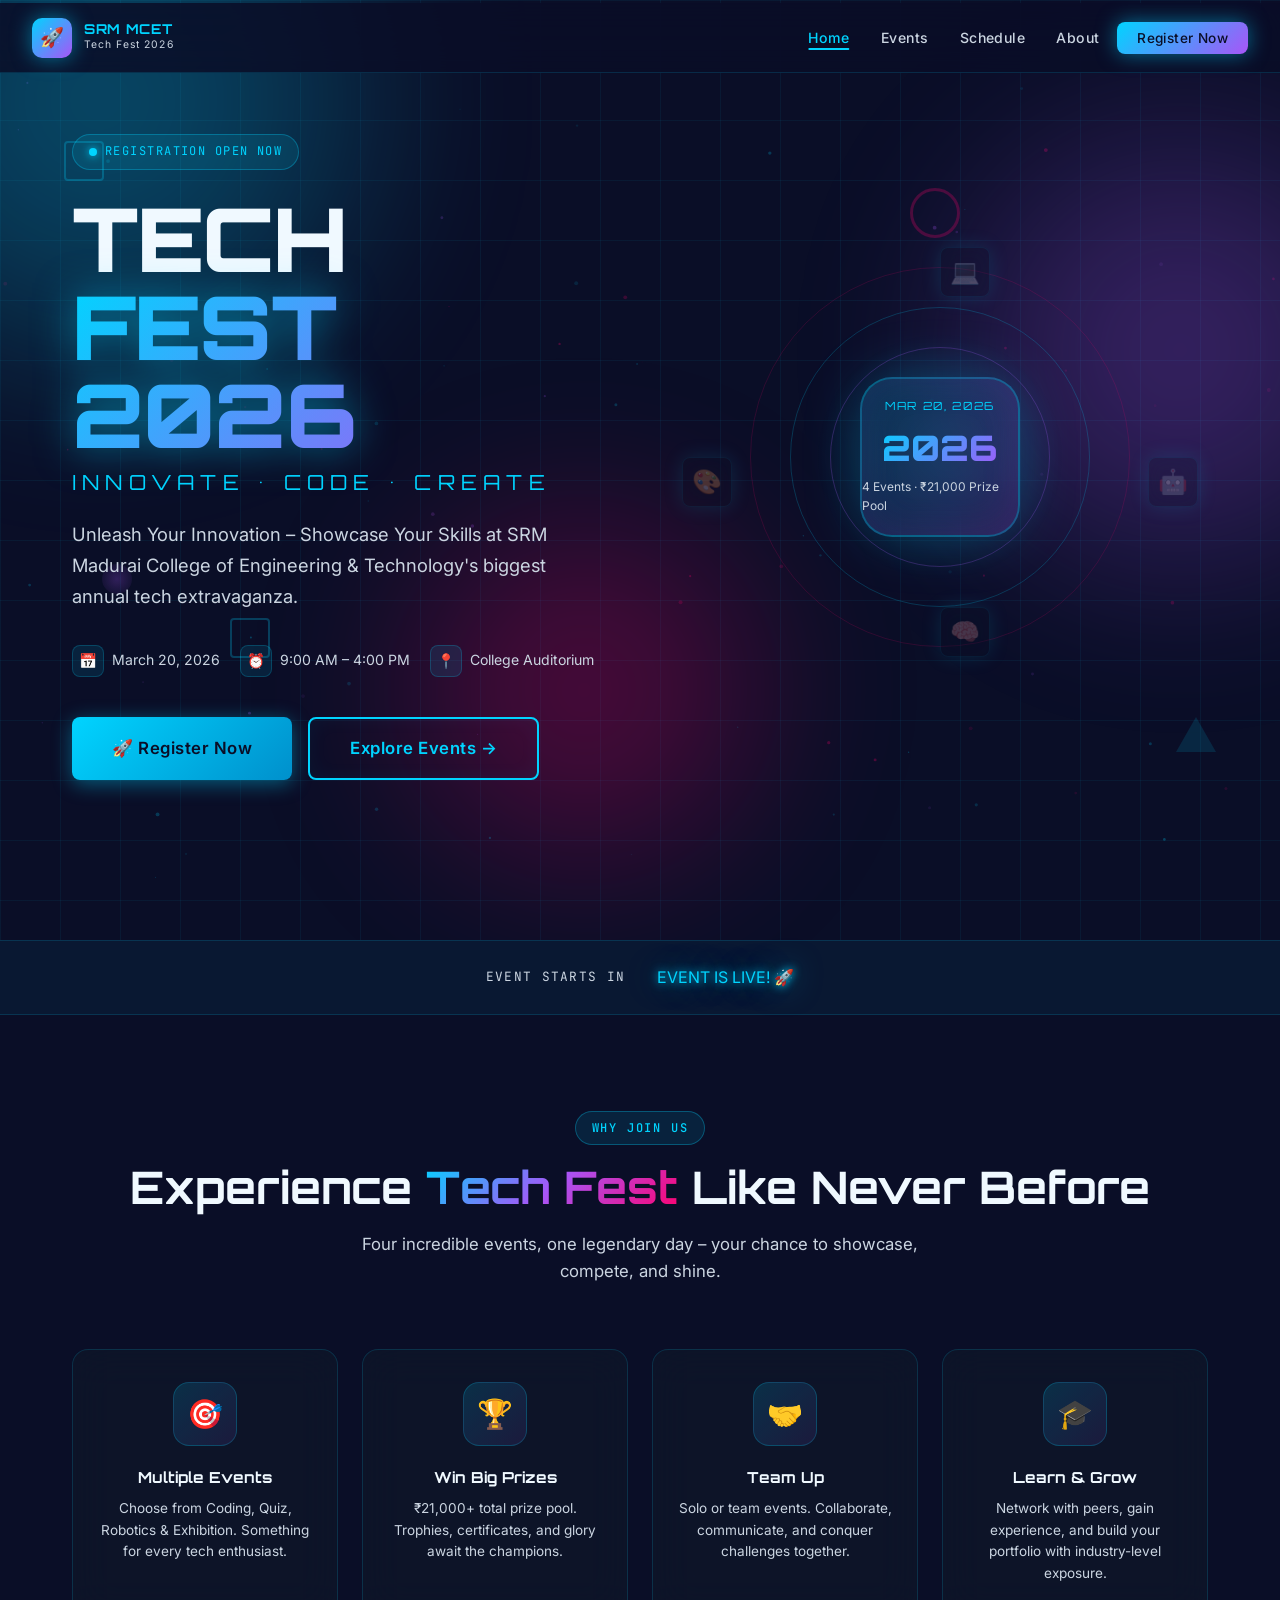
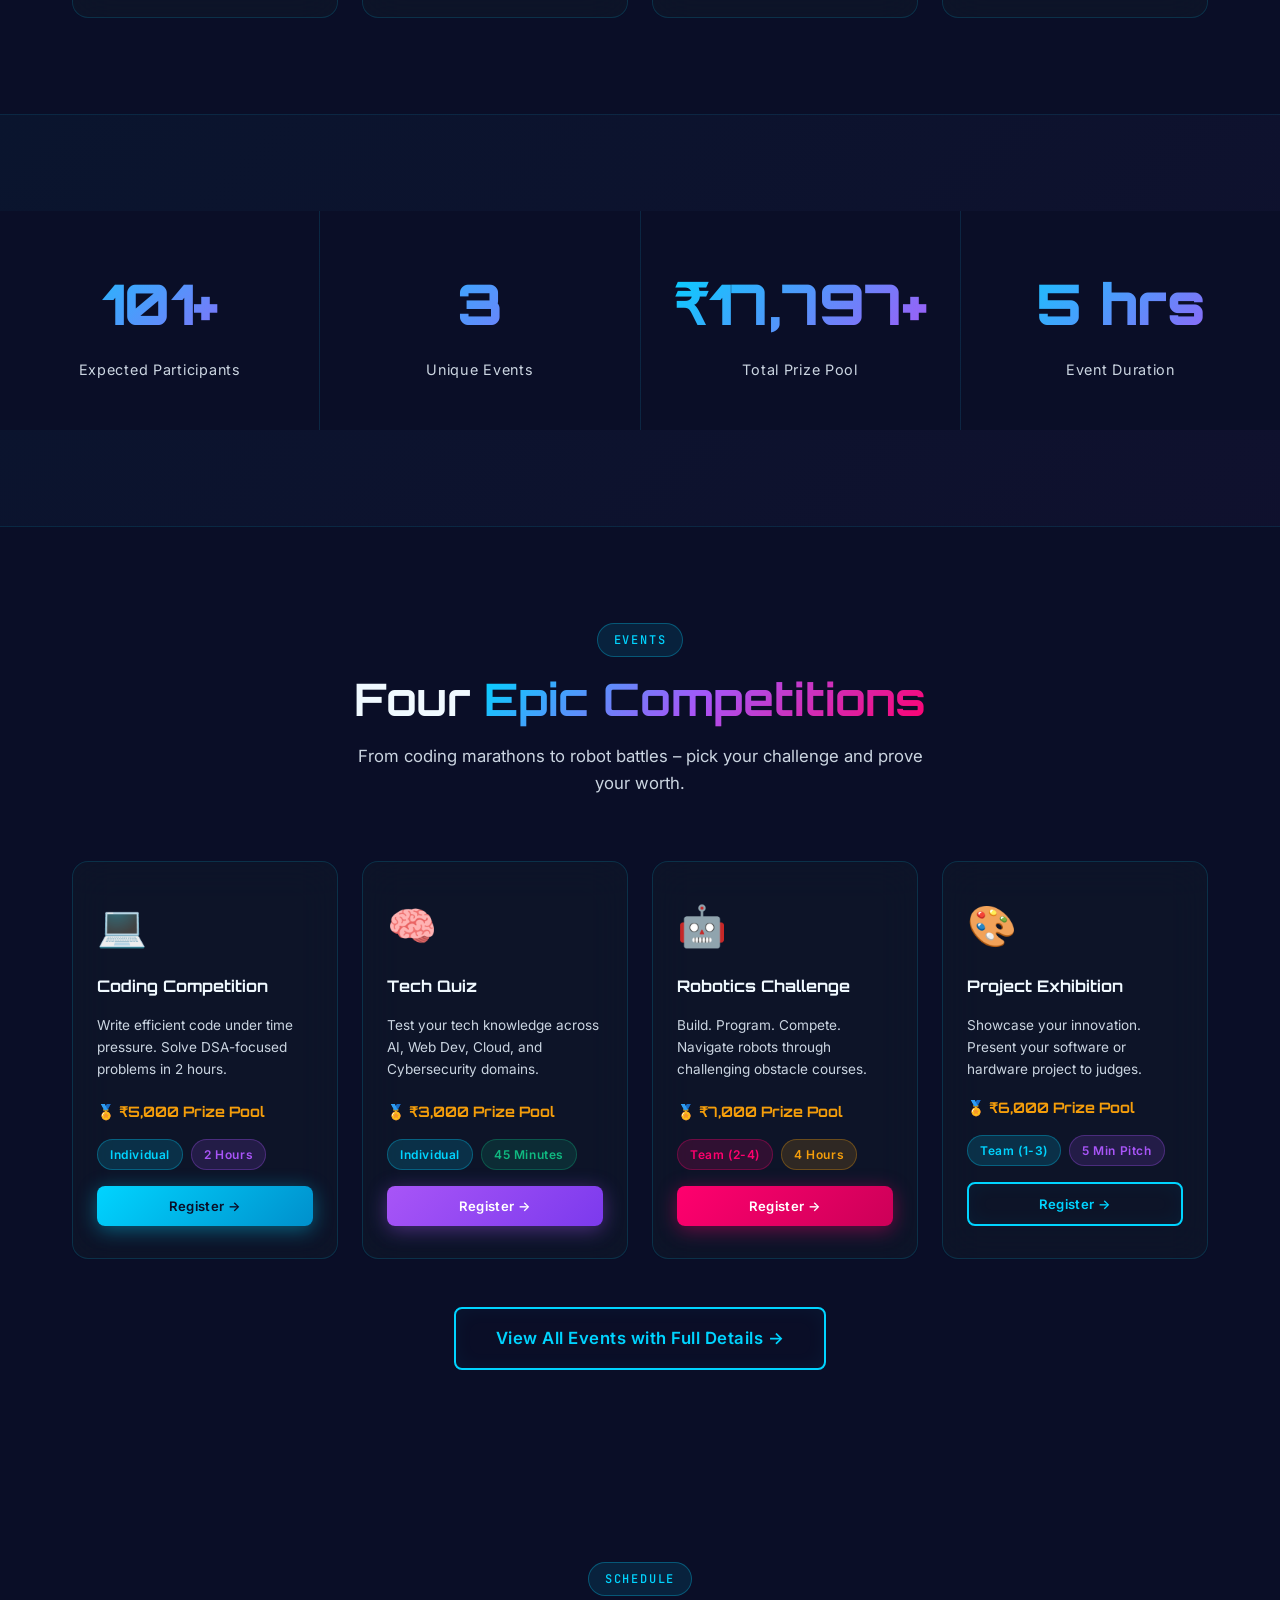
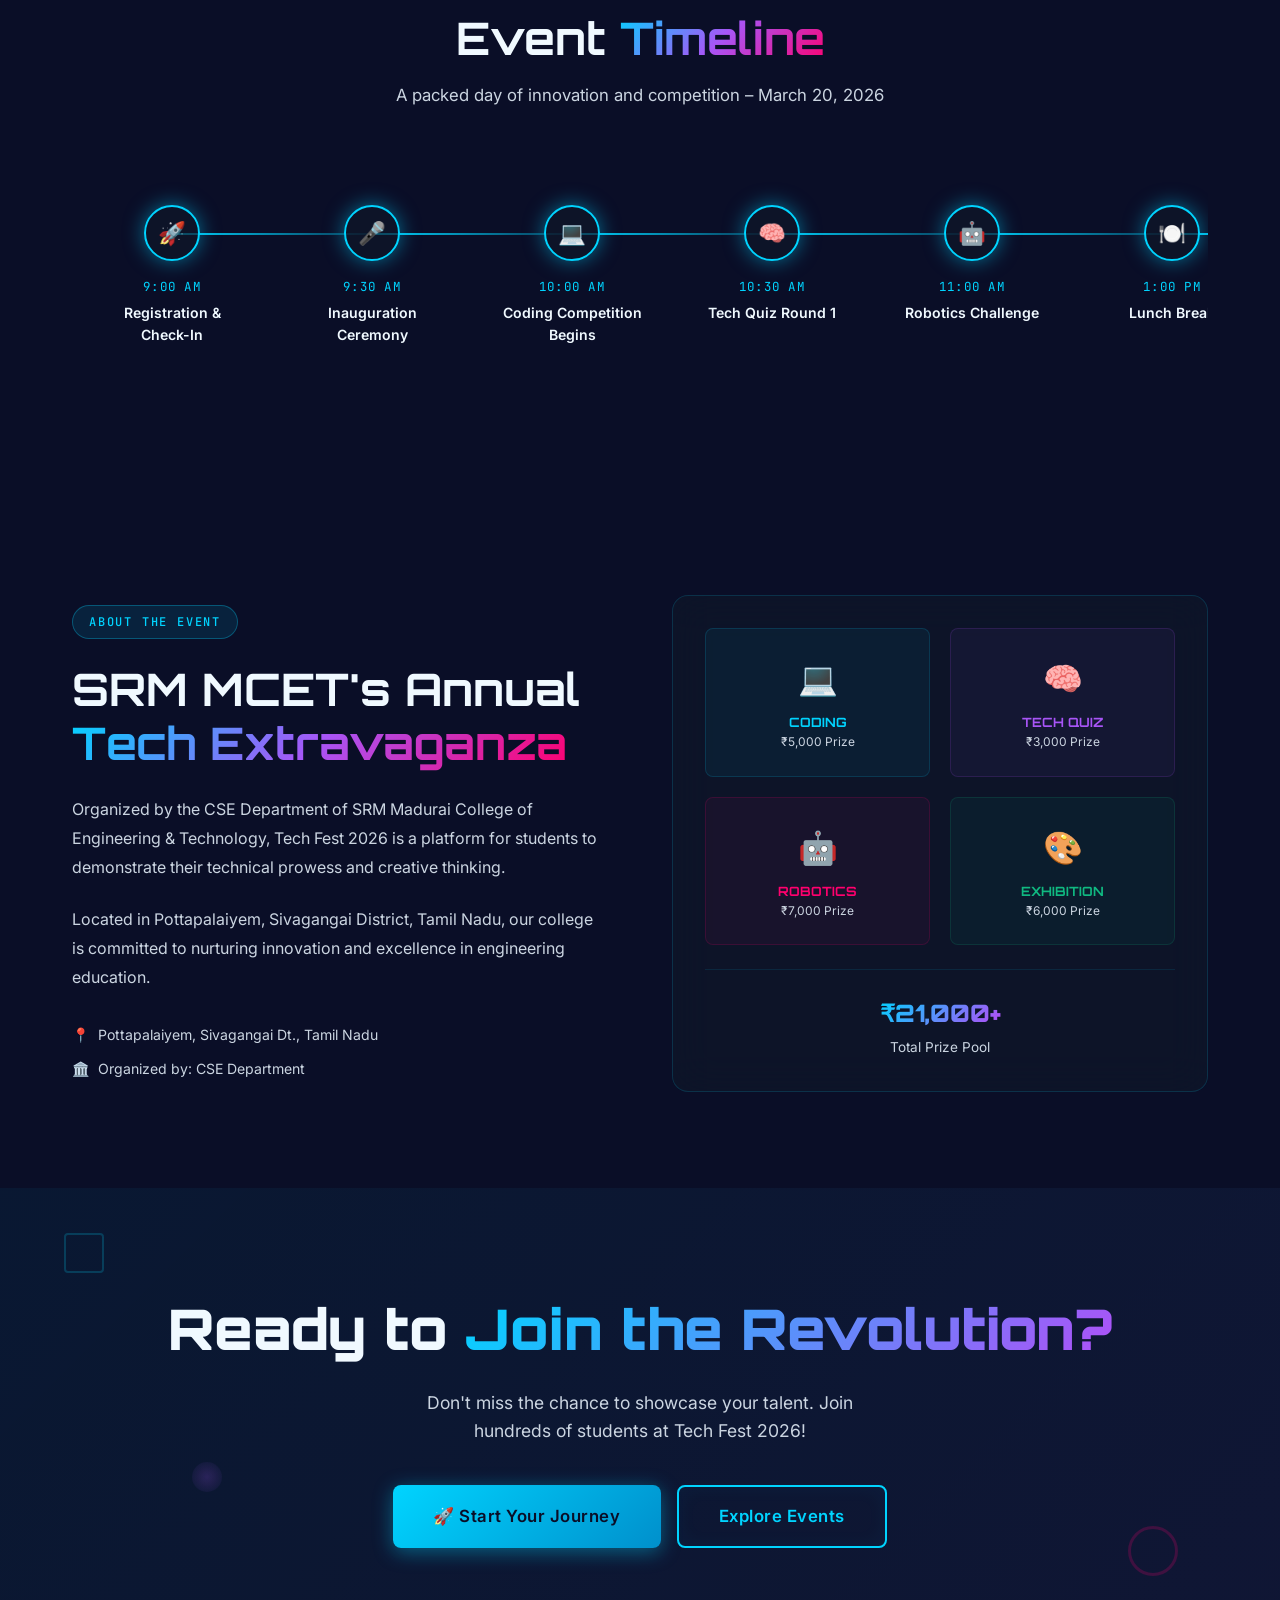
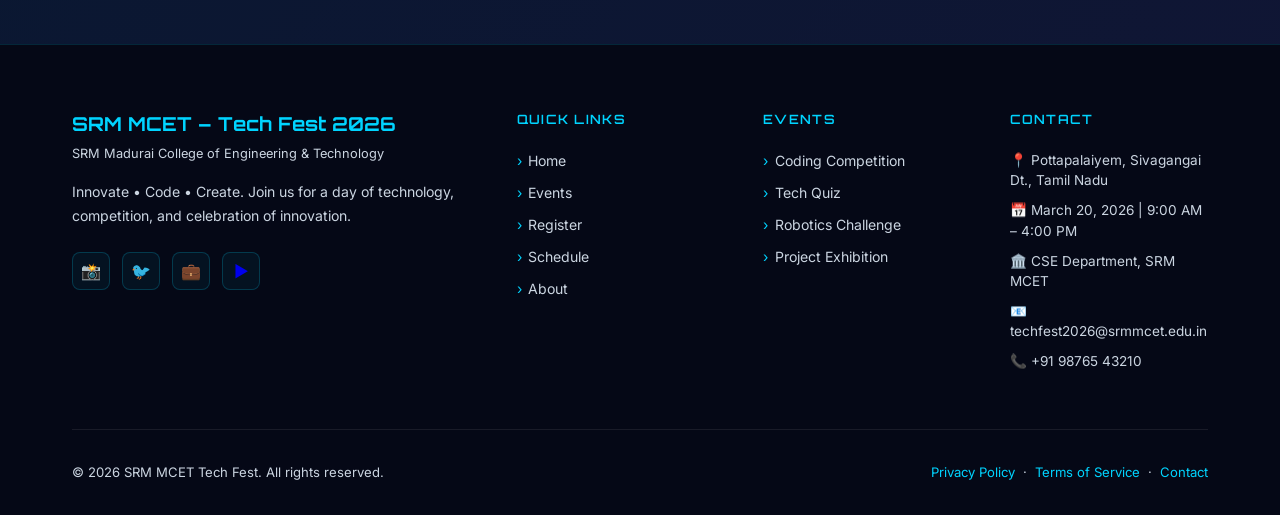
<file: index.html>
<!DOCTYPE html>
<html lang="en">

<head>
  <meta charset="UTF-8" />
  <meta name="viewport" content="width=device-width, initial-scale=1.0" />
  <title>Tech Fest 2026 | SRM MCET – Innovate • Code • Create</title>
  <meta name="description"
    content="Join Tech Fest 2026 at SRM Madurai College of Engineering & Technology on March 20, 2026. Compete in Coding, Quiz, Robotics & Project Exhibition!" />
  <link rel="stylesheet" href="styles.css" />
  <style>
    /* ── Hero ── */
    .hero {
      min-height: 100vh;
      display: flex;
      align-items: center;
      position: relative;
      overflow: hidden;
      padding-top: 70px;
    }

    .hero-bg {
      position: absolute;
      inset: 0;
      z-index: 0;
    }

    .hero-grid {
      position: absolute;
      inset: 0;
      background-image:
        linear-gradient(rgba(0, 212, 255, 0.06) 1px, transparent 1px),
        linear-gradient(90deg, rgba(0, 212, 255, 0.06) 1px, transparent 1px);
      background-size: 60px 60px;
      animation: gridMove 20s linear infinite;
    }

    @keyframes gridMove {
      0% {
        background-position: 0 0;
      }

      100% {
        background-position: 60px 60px;
      }
    }

    .hero-parallax {
      position: absolute;
      inset: 0;
      will-change: transform, opacity;
    }

    .hero-content {
      position: relative;
      z-index: 2;
      max-width: 1200px;
      margin: 0 auto;
      padding: 0 2rem;
      display: grid;
      grid-template-columns: 1fr 1fr;
      gap: 4rem;
      align-items: center;
    }

    .hero-left {
      padding: 4rem 0;
    }

    .hero-badge {
      display: inline-flex;
      align-items: center;
      gap: 0.5rem;
      font-family: var(--font-mono);
      font-size: 0.75rem;
      color: var(--primary);
      background: rgba(0, 212, 255, 0.1);
      border: 1px solid rgba(0, 212, 255, 0.3);
      padding: 0.45rem 1rem;
      border-radius: 20px;
      letter-spacing: 0.12em;
      text-transform: uppercase;
      margin-bottom: 1.5rem;
      animation: pulseBorder 3s ease-in-out infinite;
    }

    .hero-badge-dot {
      width: 8px;
      height: 8px;
      background: var(--primary);
      border-radius: 50%;
      box-shadow: 0 0 8px var(--primary);
      animation: floatSoft 1.5s ease-in-out infinite;
    }

    .hero-title {
      font-family: var(--font-display);
      font-size: clamp(2.8rem, 7vw, 5.5rem);
      font-weight: 900;
      line-height: 1.0;
      margin-bottom: 0.5rem;
      letter-spacing: -0.02em;
    }

    .hero-title .line-1 {
      color: var(--text);
      display: block;
    }

    .hero-title .line-2 {
      display: block;
      background: linear-gradient(135deg, var(--primary) 0%, var(--secondary) 50%, var(--accent) 100%);
      -webkit-background-clip: text;
      -webkit-text-fill-color: transparent;
      background-clip: text;
      background-size: 200% auto;
      animation: gradientShift 4s ease infinite;
      filter: drop-shadow(0 0 20px rgba(0, 212, 255, 0.5));
    }

    .hero-subtitle {
      font-family: var(--font-display);
      font-size: clamp(1rem, 2vw, 1.3rem);
      font-weight: 400;
      color: var(--primary);
      letter-spacing: 0.3em;
      text-transform: uppercase;
      margin-bottom: 1.25rem;
    }

    .hero-tagline {
      font-size: clamp(1rem, 2vw, 1.15rem);
      color: var(--text-muted);
      line-height: 1.7;
      margin-bottom: 2rem;
      max-width: 480px;
    }

    .hero-meta {
      display: flex;
      flex-wrap: wrap;
      gap: 1.25rem;
      margin-bottom: 2.5rem;
    }

    .hero-meta-item {
      display: flex;
      align-items: center;
      gap: 0.5rem;
      font-size: 0.88rem;
      color: var(--text-muted);
    }

    .hero-meta-item .icon {
      width: 32px;
      height: 32px;
      background: rgba(0, 212, 255, 0.1);
      border: 1px solid rgba(0, 212, 255, 0.2);
      border-radius: var(--radius-sm);
      display: flex;
      align-items: center;
      justify-content: center;
      font-size: 0.9rem;
    }

    .hero-ctas {
      display: flex;
      flex-wrap: wrap;
      gap: 1rem;
    }

    /* ── Hero Right: 3D Floating Visual ── */
    .hero-right {
      position: relative;
      display: flex;
      align-items: center;
      justify-content: center;
      height: 480px;
    }

    .hero-center-glow {
      width: 250px;
      height: 250px;
      background: radial-gradient(circle, rgba(0, 212, 255, 0.15) 0%, transparent 70%);
      border-radius: 50%;
      position: absolute;
      animation: floatSoft 4s ease-in-out infinite;
    }

    .hero-ring {
      position: absolute;
      border-radius: 50%;
      border: 1px solid;
      animation: spin linear infinite;
    }

    .hero-ring-1 {
      width: 300px;
      height: 300px;
      border-color: rgba(0, 212, 255, 0.2);
      animation-duration: 20s;
    }

    .hero-ring-2 {
      width: 220px;
      height: 220px;
      border-color: rgba(168, 85, 247, 0.25);
      animation-duration: 14s;
      animation-direction: reverse;
    }

    .hero-ring-3 {
      width: 380px;
      height: 380px;
      border-color: rgba(255, 0, 110, 0.15);
      animation-duration: 28s;
    }

    .hero-orbit-item {
      position: absolute;
      width: 50px;
      height: 50px;
      background: var(--card-bg);
      border: 1px solid rgba(0, 212, 255, 0.3);
      border-radius: var(--radius-sm);
      display: flex;
      align-items: center;
      justify-content: center;
      font-size: 1.5rem;
      backdrop-filter: blur(10px);
      box-shadow: var(--glow-primary);
      animation: floatSoft 3s ease-in-out infinite;
    }

    .orbit-1 {
      top: 30px;
      left: 50%;
      animation-delay: 0s;
    }

    .orbit-2 {
      top: 50%;
      right: 10px;
      animation-delay: 0.7s;
    }

    .orbit-3 {
      bottom: 40px;
      left: 50%;
      animation-delay: 1.4s;
    }

    .orbit-4 {
      top: 50%;
      left: 10px;
      animation-delay: 2.1s;
    }

    .hero-center-badge {
      width: 160px;
      height: 160px;
      background: linear-gradient(135deg, rgba(0, 212, 255, 0.15), rgba(168, 85, 247, 0.15));
      border: 2px solid rgba(0, 212, 255, 0.3);
      border-radius: var(--radius-xl);
      display: flex;
      flex-direction: column;
      align-items: center;
      justify-content: center;
      backdrop-filter: blur(20px);
      box-shadow: 0 0 60px rgba(0, 212, 255, 0.2), inset 0 0 40px rgba(168, 85, 247, 0.1);
      animation: floatSoft 5s ease-in-out infinite;
      z-index: 2;
    }

    .hero-center-badge .date {
      font-family: var(--font-display);
      font-size: 0.7rem;
      color: var(--primary);
      letter-spacing: 0.15em;
      text-transform: uppercase;
      margin-bottom: 0.25rem;
    }

    .hero-center-badge .year {
      font-family: var(--font-display);
      font-size: 2.2rem;
      font-weight: 900;
      background: linear-gradient(135deg, var(--primary), var(--secondary));
      -webkit-background-clip: text;
      -webkit-text-fill-color: transparent;
      background-clip: text;
    }

    .hero-center-badge .event-count {
      font-size: 0.75rem;
      color: var(--text-muted);
    }

    /* ── Countdown Banner ── */
    .countdown-banner {
      background: rgba(0, 212, 255, 0.05);
      border-top: 1px solid rgba(0, 212, 255, 0.15);
      border-bottom: 1px solid rgba(0, 212, 255, 0.15);
      padding: 1.5rem 2rem;
      display: flex;
      justify-content: center;
      align-items: center;
      gap: 2rem;
      flex-wrap: wrap;
    }

    .countdown-label {
      font-family: var(--font-mono);
      font-size: 0.8rem;
      color: var(--text-muted);
      letter-spacing: 0.1em;
      text-transform: uppercase;
    }

    #countdown {
      display: flex;
      gap: 1.5rem;
    }

    .countdown-unit {
      display: flex;
      flex-direction: column;
      align-items: center;
      gap: 0.2rem;
    }

    .countdown-num {
      font-family: var(--font-display);
      font-size: 2.2rem;
      font-weight: 700;
      color: var(--primary);
      text-shadow: 0 0 20px rgba(0, 212, 255, 0.6);
      min-width: 2.5ch;
      text-align: center;
    }

    .countdown-unit-label {
      font-family: var(--font-mono);
      font-size: 0.65rem;
      color: var(--text-muted);
      letter-spacing: 0.15em;
      text-transform: uppercase;
    }

    /* ── Features ── */
    .features-grid {
      display: grid;
      grid-template-columns: repeat(4, 1fr);
      gap: 1.5rem;
    }

    .feature-card {
      padding: 2rem 1.5rem;
      text-align: center;
    }

    .feature-icon {
      width: 64px;
      height: 64px;
      margin: 0 auto 1.25rem;
      background: linear-gradient(135deg, rgba(0, 212, 255, 0.15), rgba(168, 85, 247, 0.1));
      border: 1px solid rgba(0, 212, 255, 0.2);
      border-radius: var(--radius-md);
      display: flex;
      align-items: center;
      justify-content: center;
      font-size: 1.8rem;
      transition: var(--transition);
    }

    .feature-card:hover .feature-icon {
      transform: scale(1.15) rotate(-5deg);
      box-shadow: var(--glow-primary);
      border-color: var(--primary);
    }

    .feature-title {
      font-family: var(--font-display);
      font-size: 0.95rem;
      font-weight: 700;
      color: var(--text);
      margin-bottom: 0.5rem;
    }

    .feature-desc {
      font-size: 0.85rem;
      color: var(--text-muted);
      line-height: 1.6;
    }

    /* ── Stats ── */
    .stats-section {
      background: linear-gradient(135deg, rgba(0, 212, 255, 0.03), rgba(168, 85, 247, 0.03));
      border-top: 1px solid rgba(0, 212, 255, 0.1);
      border-bottom: 1px solid rgba(0, 212, 255, 0.1);
    }

    .stats-grid {
      display: grid;
      grid-template-columns: repeat(4, 1fr);
      gap: 1px;
      background: rgba(0, 212, 255, 0.1);
    }

    .stat-item {
      background: var(--dark);
      padding: 3rem 2rem;
      text-align: center;
    }

    .stat-number {
      font-family: var(--font-display);
      font-size: clamp(2rem, 5vw, 3.5rem);
      font-weight: 900;
      background: linear-gradient(135deg, var(--primary), var(--secondary));
      -webkit-background-clip: text;
      -webkit-text-fill-color: transparent;
      background-clip: text;
      display: block;
      margin-bottom: 0.5rem;
    }

    .stat-label {
      font-size: 0.9rem;
      color: var(--text-muted);
      letter-spacing: 0.05em;
    }

    /* ── Timeline ── */
    .timeline-section {
      background: transparent;
    }

    .timeline-scroll {
      overflow-x: auto;
      padding-bottom: 1.5rem;
      -ms-overflow-style: none;
      scrollbar-width: none;
    }

    .timeline-scroll::-webkit-scrollbar {
      display: none;
    }

    .timeline-track {
      display: flex;
      gap: 0;
      min-width: max-content;
      padding: 2rem 0;
    }

    .timeline-item {
      display: flex;
      flex-direction: column;
      align-items: center;
      position: relative;
      min-width: 200px;
    }

    .timeline-item::before {
      content: '';
      position: absolute;
      top: 28px;
      left: 50%;
      right: -50%;
      height: 2px;
      background: linear-gradient(90deg, var(--primary), rgba(0, 212, 255, 0.2));
    }

    .timeline-item:last-child::before {
      display: none;
    }

    .timeline-dot {
      width: 56px;
      height: 56px;
      border-radius: 50%;
      background: var(--card-bg);
      border: 2px solid var(--primary);
      display: flex;
      align-items: center;
      justify-content: center;
      font-size: 1.4rem;
      margin-bottom: 1rem;
      box-shadow: var(--glow-primary);
      z-index: 1;
      position: relative;
      transition: var(--transition);
    }

    .timeline-item:hover .timeline-dot {
      transform: scale(1.15);
      box-shadow: 0 0 30px rgba(0, 212, 255, 0.6);
    }

    .timeline-time {
      font-family: var(--font-mono);
      font-size: 0.78rem;
      color: var(--primary);
      letter-spacing: 0.1em;
      margin-bottom: 0.3rem;
      text-align: center;
    }

    .timeline-event-name {
      font-size: 0.88rem;
      font-weight: 600;
      color: var(--text);
      text-align: center;
      max-width: 140px;
    }

    /* ── Events Preview Cards ── */
    .preview-events-grid {
      display: grid;
      grid-template-columns: repeat(4, 1fr);
      gap: 1.5rem;
    }

    .preview-event-card {
      padding: 2rem 1.5rem;
      display: flex;
      flex-direction: column;
      gap: 1rem;
    }

    .preview-event-icon {
      font-size: 2.5rem;
      animation: floatSoft 3s ease-in-out infinite;
    }

    .preview-event-title {
      font-family: var(--font-display);
      font-size: 1rem;
      font-weight: 700;
      color: var(--text);
    }

    .preview-event-desc {
      font-size: 0.85rem;
      color: var(--text-muted);
      line-height: 1.6;
      flex: 1;
    }

    .preview-event-prize {
      display: flex;
      align-items: center;
      gap: 0.5rem;
      font-family: var(--font-display);
      font-size: 0.9rem;
      font-weight: 700;
      color: var(--warning);
    }

    /* ── CTA Banner ── */
    .cta-banner {
      position: relative;
      overflow: hidden;
      text-align: center;
      padding: 6rem 2rem;
    }

    .cta-banner-bg {
      position: absolute;
      inset: 0;
      background: linear-gradient(135deg, rgba(0, 212, 255, 0.05), rgba(168, 85, 247, 0.08), rgba(255, 0, 110, 0.05));
      background-size: 400% 400%;
      animation: gradientShift 8s ease infinite;
    }

    .cta-banner-title {
      font-family: var(--font-display);
      font-size: clamp(2rem, 5vw, 3.5rem);
      font-weight: 900;
      color: var(--text);
      margin-bottom: 1rem;
      position: relative;
    }

    .cta-banner-subtitle {
      font-size: 1.1rem;
      color: var(--text-muted);
      max-width: 500px;
      margin: 0 auto 2.5rem;
      position: relative;
    }

    .cta-btns {
      display: flex;
      justify-content: center;
      gap: 1rem;
      flex-wrap: wrap;
      position: relative;
    }

    /* ── Float Shapes ── */
    .float-shape {
      position: absolute;
      pointer-events: none;
      z-index: 1;
      opacity: 0.25;
    }

    .shape-cube {
      width: 40px;
      height: 40px;
      border: 2px solid var(--primary);
      border-radius: 4px;
      animation: float1 6s ease-in-out infinite;
    }

    .shape-sphere {
      width: 30px;
      height: 30px;
      background: radial-gradient(circle, var(--secondary), transparent);
      border-radius: 50%;
      animation: float2 8s ease-in-out infinite;
    }

    .shape-ring {
      width: 50px;
      height: 50px;
      border: 3px solid var(--accent);
      border-radius: 50%;
      animation: float3 10s ease-in-out infinite;
    }

    .shape-triangle {
      width: 0;
      height: 0;
      border-left: 20px solid transparent;
      border-right: 20px solid transparent;
      border-bottom: 35px solid rgba(0, 212, 255, 0.5);
      animation: float1 7s ease-in-out infinite reverse;
    }

    @media (max-width: 1024px) {
      .features-grid {
        grid-template-columns: repeat(2, 1fr);
      }

      .stats-grid {
        grid-template-columns: repeat(2, 1fr);
      }

      .preview-events-grid {
        grid-template-columns: repeat(2, 1fr);
      }
    }

    @media (max-width: 768px) {
      .hero-content {
        grid-template-columns: 1fr;
        text-align: center;
        gap: 2rem;
      }

      .hero-right {
        display: none;
      }

      .hero-tagline {
        margin: 0 auto 2rem;
      }

      .hero-meta {
        justify-content: center;
      }

      .hero-ctas {
        justify-content: center;
      }

      .features-grid {
        grid-template-columns: repeat(2, 1fr);
      }

      .stats-grid {
        grid-template-columns: repeat(2, 1fr);
      }

      .preview-events-grid {
        grid-template-columns: 1fr;
      }

      .countdown-banner {
        gap: 1rem;
      }

      #countdown {
        gap: 1rem;
      }

      .countdown-num {
        font-size: 1.6rem;
      }
    }
  </style>
</head>

<body>
  <!-- Scroll Progress -->
  <div id="scroll-progress"></div>

  <!-- Particle Canvas -->
  <canvas id="particles-canvas"></canvas>

  <!-- Navigation -->
  <nav class="navbar">
    <a href="index.html" class="nav-brand">
      <div class="brand-icon">🚀</div>
      <div class="brand-text">
        <span class="brand-name">SRM MCET</span>
        <span class="brand-sub">Tech Fest 2026</span>
      </div>
    </a>

    <ul class="nav-links">
      <li><a href="index.html">Home</a></li>
      <li><a href="events.html">Events</a></li>
      <li><a href="index.html#timeline">Schedule</a></li>
      <li><a href="index.html#about">About</a></li>
      <li><a href="register.html" class="btn-primary-sm">Register Now</a></li>
    </ul>

    <button class="hamburger" aria-label="Toggle menu" id="hamburger">
      <span></span><span></span><span></span>
    </button>
  </nav>

  <div class="mobile-menu" id="mobile-menu">
    <a href="index.html">Home</a>
    <a href="events.html">Events</a>
    <a href="index.html#timeline">Schedule</a>
    <a href="index.html#about">About</a>
    <a href="register.html" style="color:var(--primary);font-weight:700;">Register Now →</a>
  </div>

  <!-- ── HERO ── -->
  <section class="hero" id="home">
    <div class="hero-bg">
      <div class="hero-grid"></div>
      <div class="orb orb-1"></div>
      <div class="orb orb-2"></div>
      <div class="orb orb-3"></div>

      <!-- Floating shapes -->
      <div class="float-shape shape-cube" style="top:15%;left:5%;"></div>
      <div class="float-shape shape-sphere" style="top:60%;left:8%;"></div>
      <div class="float-shape shape-ring" style="top:20%;right:25%;"></div>
      <div class="float-shape shape-triangle" style="bottom:20%;right:5%;"></div>
      <div class="float-shape shape-cube" style="bottom:30%;left:18%;animation-delay:-3s;"></div>
    </div>

    <div class="hero-parallax" id="hero-parallax"></div>

    <div class="hero-content">
      <div class="hero-left scroll-reveal">
        <div class="hero-badge">
          <div class="hero-badge-dot"></div>
          Registration Open Now
        </div>

        <h1 class="hero-title">
          <span class="line-1">TECH</span>
          <span class="line-2">FEST 2026</span>
        </h1>

        <p class="hero-subtitle">Innovate &bull; Code &bull; Create</p>
        <p class="hero-tagline">Unleash Your Innovation – Showcase Your Skills at SRM Madurai College of Engineering
          &amp; Technology's biggest annual tech extravaganza.</p>

        <div class="hero-meta">
          <div class="hero-meta-item">
            <div class="icon">📅</div>
            <span>March 20, 2026</span>
          </div>
          <div class="hero-meta-item">
            <div class="icon">⏰</div>
            <span>9:00 AM – 4:00 PM</span>
          </div>
          <div class="hero-meta-item">
            <div class="icon">📍</div>
            <span>College Auditorium</span>
          </div>
        </div>

        <div class="hero-ctas">
          <a href="register.html" class="btn btn-primary btn-lg">🚀 Register Now</a>
          <a href="events.html" class="btn btn-secondary btn-lg">Explore Events →</a>
        </div>
      </div>

      <!-- Hero Right Visual -->
      <div class="hero-right">
        <div class="hero-ring hero-ring-3"></div>
        <div class="hero-ring hero-ring-1"></div>
        <div class="hero-ring hero-ring-2"></div>

        <div class="hero-orbit-item orbit-1 float-shape">💻</div>
        <div class="hero-orbit-item orbit-2 float-shape">🤖</div>
        <div class="hero-orbit-item orbit-3 float-shape">🧠</div>
        <div class="hero-orbit-item orbit-4 float-shape">🎨</div>

        <div class="hero-center-glow"></div>
        <div class="hero-center-badge">
          <span class="date">Mar 20, 2026</span>
          <span class="year">2026</span>
          <span class="event-count">4 Events · ₹21,000 Prize Pool</span>
        </div>
      </div>
    </div>
  </section>

  <!-- ── COUNTDOWN ── -->
  <div class="countdown-banner">
    <span class="countdown-label">Event Starts In</span>
    <div id="countdown">
      <div class="countdown-unit">
        <span class="countdown-num" data-unit="days">00</span>
        <span class="countdown-unit-label">Days</span>
      </div>
      <div class="countdown-unit">
        <span class="countdown-num" data-unit="hours">00</span>
        <span class="countdown-unit-label">Hours</span>
      </div>
      <div class="countdown-unit">
        <span class="countdown-num" data-unit="minutes">00</span>
        <span class="countdown-unit-label">Minutes</span>
      </div>
      <div class="countdown-unit">
        <span class="countdown-num" data-unit="seconds">00</span>
        <span class="countdown-unit-label">Seconds</span>
      </div>
    </div>
  </div>

  <!-- ── FEATURES ── -->
  <section id="features">
    <div class="container">
      <div class="section-header scroll-reveal">
        <div class="section-badge">Why Join Us</div>
        <h2 class="section-title">Experience <span class="gradient-text">Tech Fest</span> Like Never Before</h2>
        <p class="section-subtitle">Four incredible events, one legendary day – your chance to showcase, compete, and
          shine.</p>
      </div>

      <div class="features-grid">
        <div class="glass-card feature-card scroll-reveal delay-100 magnetic-card">
          <div class="feature-icon">🎯</div>
          <div class="feature-title">Multiple Events</div>
          <p class="feature-desc">Choose from Coding, Quiz, Robotics & Exhibition. Something for every tech enthusiast.
          </p>
        </div>
        <div class="glass-card feature-card scroll-reveal delay-200 magnetic-card">
          <div class="feature-icon">🏆</div>
          <div class="feature-title">Win Big Prizes</div>
          <p class="feature-desc">₹21,000+ total prize pool. Trophies, certificates, and glory await the champions.</p>
        </div>
        <div class="glass-card feature-card scroll-reveal delay-300 magnetic-card">
          <div class="feature-icon">🤝</div>
          <div class="feature-title">Team Up</div>
          <p class="feature-desc">Solo or team events. Collaborate, communicate, and conquer challenges together.</p>
        </div>
        <div class="glass-card feature-card scroll-reveal delay-400 magnetic-card">
          <div class="feature-icon">🎓</div>
          <div class="feature-title">Learn & Grow</div>
          <p class="feature-desc">Network with peers, gain experience, and build your portfolio with industry-level
            exposure.</p>
        </div>
      </div>
    </div>
  </section>

  <!-- ── STATS ── -->
  <section class="stats-section" id="stats">
    <div class="stats-grid">
      <div class="stat-item scroll-scale">
        <span class="stat-number" data-counter="120" data-suffix="+">0</span>
        <span class="stat-label">Expected Participants</span>
      </div>
      <div class="stat-item scroll-scale delay-100">
        <span class="stat-number" data-counter="4">0</span>
        <span class="stat-label">Unique Events</span>
      </div>
      <div class="stat-item scroll-scale delay-200">
        <span class="stat-number" data-counter="21000" data-prefix="₹" data-suffix="+">0</span>
        <span class="stat-label">Total Prize Pool</span>
      </div>
      <div class="stat-item scroll-scale delay-300">
        <span class="stat-number" data-counter="7" data-suffix=" hrs">0</span>
        <span class="stat-label">Event Duration</span>
      </div>
    </div>
  </section>

  <!-- ── EVENTS PREVIEW ── -->
  <section id="events-preview">
    <div class="container">
      <div class="section-header scroll-reveal">
        <div class="section-badge">Events</div>
        <h2 class="section-title">Four <span class="gradient-text">Epic Competitions</span></h2>
        <p class="section-subtitle">From coding marathons to robot battles – pick your challenge and prove your worth.
        </p>
      </div>

      <div class="preview-events-grid">
        <div class="glass-card preview-event-card scroll-reveal delay-100 magnetic-card">
          <div class="preview-event-icon">💻</div>
          <div class="preview-event-title">Coding Competition</div>
          <p class="preview-event-desc">Write efficient code under time pressure. Solve DSA-focused problems in 2 hours.
          </p>
          <div class="preview-event-prize">🏅 ₹5,000 Prize Pool</div>
          <div style="display:flex;gap:0.5rem;flex-wrap:wrap;">
            <span class="tag tag-cyan">Individual</span>
            <span class="tag tag-purple">2 Hours</span>
          </div>
          <a href="register-coding.html" class="btn btn-primary btn-sm">Register →</a>
        </div>

        <div class="glass-card preview-event-card scroll-reveal delay-200 magnetic-card">
          <div class="preview-event-icon">🧠</div>
          <div class="preview-event-title">Tech Quiz</div>
          <p class="preview-event-desc">Test your tech knowledge across AI, Web Dev, Cloud, and Cybersecurity domains.
          </p>
          <div class="preview-event-prize">🏅 ₹3,000 Prize Pool</div>
          <div style="display:flex;gap:0.5rem;flex-wrap:wrap;">
            <span class="tag tag-cyan">Individual</span>
            <span class="tag tag-green">45 Minutes</span>
          </div>
          <a href="register-quiz.html" class="btn btn-purple btn-sm">Register →</a>
        </div>

        <div class="glass-card preview-event-card scroll-reveal delay-300 magnetic-card">
          <div class="preview-event-icon">🤖</div>
          <div class="preview-event-title">Robotics Challenge</div>
          <p class="preview-event-desc">Build. Program. Compete. Navigate robots through challenging obstacle courses.
          </p>
          <div class="preview-event-prize">🏅 ₹7,000 Prize Pool</div>
          <div style="display:flex;gap:0.5rem;flex-wrap:wrap;">
            <span class="tag tag-pink">Team (2-4)</span>
            <span class="tag tag-amber">4 Hours</span>
          </div>
          <a href="register-robotics.html" class="btn btn-accent btn-sm">Register →</a>
        </div>

        <div class="glass-card preview-event-card scroll-reveal delay-400 magnetic-card">
          <div class="preview-event-icon">🎨</div>
          <div class="preview-event-title">Project Exhibition</div>
          <p class="preview-event-desc">Showcase your innovation. Present your software or hardware project to judges.
          </p>
          <div class="preview-event-prize">🏅 ₹6,000 Prize Pool</div>
          <div style="display:flex;gap:0.5rem;flex-wrap:wrap;">
            <span class="tag tag-cyan">Team (1-3)</span>
            <span class="tag tag-purple">5 Min Pitch</span>
          </div>
          <a href="register-exhibition.html" class="btn btn-secondary btn-sm">Register →</a>
        </div>
      </div>

      <div style="text-align:center;margin-top:3rem;" class="scroll-reveal">
        <a href="events.html" class="btn btn-secondary btn-lg">View All Events with Full Details →</a>
      </div>
    </div>
  </section>

  <!-- ── TIMELINE ── -->
  <section id="timeline">
    <div class="container">
      <div class="section-header scroll-reveal">
        <div class="section-badge">Schedule</div>
        <h2 class="section-title">Event <span class="gradient-text">Timeline</span></h2>
        <p class="section-subtitle">A packed day of innovation and competition – March 20, 2026</p>
      </div>

      <div class="timeline-scroll scroll-reveal">
        <div class="timeline-track">
          <div class="timeline-item">
            <div class="timeline-dot">🚀</div>
            <div class="timeline-time">9:00 AM</div>
            <div class="timeline-event-name">Registration & Check-In</div>
          </div>
          <div class="timeline-item">
            <div class="timeline-dot">🎤</div>
            <div class="timeline-time">9:30 AM</div>
            <div class="timeline-event-name">Inauguration Ceremony</div>
          </div>
          <div class="timeline-item">
            <div class="timeline-dot">💻</div>
            <div class="timeline-time">10:00 AM</div>
            <div class="timeline-event-name">Coding Competition Begins</div>
          </div>
          <div class="timeline-item">
            <div class="timeline-dot">🧠</div>
            <div class="timeline-time">10:30 AM</div>
            <div class="timeline-event-name">Tech Quiz Round 1</div>
          </div>
          <div class="timeline-item">
            <div class="timeline-dot">🤖</div>
            <div class="timeline-time">11:00 AM</div>
            <div class="timeline-event-name">Robotics Challenge</div>
          </div>
          <div class="timeline-item">
            <div class="timeline-dot">🍽️</div>
            <div class="timeline-time">1:00 PM</div>
            <div class="timeline-event-name">Lunch Break</div>
          </div>
          <div class="timeline-item">
            <div class="timeline-dot">🎨</div>
            <div class="timeline-time">2:00 PM</div>
            <div class="timeline-event-name">Project Exhibition</div>
          </div>
          <div class="timeline-item">
            <div class="timeline-dot">🏆</div>
            <div class="timeline-time">3:30 PM</div>
            <div class="timeline-event-name">Prize Distribution & Closing</div>
          </div>
        </div>
      </div>
    </div>
  </section>

  <!-- ── ABOUT ── -->
  <section id="about">
    <div class="container">
      <div style="display:grid;grid-template-columns:1fr 1fr;gap:4rem;align-items:center;" class="about-grid">
        <div class="scroll-reveal-left">
          <div class="section-badge" style="display:inline-block;margin-bottom:1.5rem;">About The Event</div>
          <h2 class="section-title" style="text-align:left;margin-bottom:1.5rem;">
            SRM MCET's Annual<br><span class="gradient-text">Tech Extravaganza</span>
          </h2>
          <p style="color:var(--text-muted);line-height:1.8;margin-bottom:1.5rem;">
            Organized by the CSE Department of SRM Madurai College of Engineering & Technology, Tech Fest 2026 is a
            platform for students to demonstrate their technical prowess and creative thinking.
          </p>
          <p style="color:var(--text-muted);line-height:1.8;margin-bottom:2rem;">
            Located in Pottapalaiyem, Sivagangai District, Tamil Nadu, our college is committed to nurturing innovation
            and excellence in engineering education.
          </p>
          <div style="display:flex;gap:1rem;flex-wrap:wrap;">
            <div style="display:flex;align-items:center;gap:0.5rem;font-size:0.88rem;color:var(--text-muted);">
              <span style="color:var(--primary);">📍</span> Pottapalaiyem, Sivagangai Dt., Tamil Nadu
            </div>
          </div>
          <div style="display:flex;gap:1rem;flex-wrap:wrap;margin-top:0.75rem;">
            <div style="display:flex;align-items:center;gap:0.5rem;font-size:0.88rem;color:var(--text-muted);">
              <span style="color:var(--primary);">🏛️</span> Organized by: CSE Department
            </div>
          </div>
        </div>

        <div class="scroll-reveal-right">
          <div class="glass-card" style="padding:2rem;animation:floatSoft 4s ease-in-out infinite;">
            <div style="display:grid;grid-template-columns:1fr 1fr;gap:1.25rem;">
              <div
                style="text-align:center;padding:1.5rem;background:rgba(0,212,255,0.05);border-radius:var(--radius-sm);border:1px solid rgba(0,212,255,0.15);">
                <div style="font-size:2rem;margin-bottom:0.5rem;">💻</div>
                <div style="font-family:var(--font-display);font-size:0.8rem;font-weight:700;color:var(--primary);">
                  CODING</div>
                <div style="font-size:0.75rem;color:var(--text-muted);">₹5,000 Prize</div>
              </div>
              <div
                style="text-align:center;padding:1.5rem;background:rgba(168,85,247,0.05);border-radius:var(--radius-sm);border:1px solid rgba(168,85,247,0.15);">
                <div style="font-size:2rem;margin-bottom:0.5rem;">🧠</div>
                <div style="font-family:var(--font-display);font-size:0.8rem;font-weight:700;color:var(--secondary);">
                  TECH QUIZ</div>
                <div style="font-size:0.75rem;color:var(--text-muted);">₹3,000 Prize</div>
              </div>
              <div
                style="text-align:center;padding:1.5rem;background:rgba(255,0,110,0.05);border-radius:var(--radius-sm);border:1px solid rgba(255,0,110,0.15);">
                <div style="font-size:2rem;margin-bottom:0.5rem;">🤖</div>
                <div style="font-family:var(--font-display);font-size:0.8rem;font-weight:700;color:var(--accent);">
                  ROBOTICS</div>
                <div style="font-size:0.75rem;color:var(--text-muted);">₹7,000 Prize</div>
              </div>
              <div
                style="text-align:center;padding:1.5rem;background:rgba(16,185,129,0.05);border-radius:var(--radius-sm);border:1px solid rgba(16,185,129,0.15);">
                <div style="font-size:2rem;margin-bottom:0.5rem;">🎨</div>
                <div style="font-family:var(--font-display);font-size:0.8rem;font-weight:700;color:var(--success);">
                  EXHIBITION</div>
                <div style="font-size:0.75rem;color:var(--text-muted);">₹6,000 Prize</div>
              </div>
            </div>
            <div
              style="text-align:center;margin-top:1.5rem;padding-top:1.5rem;border-top:1px solid rgba(0,212,255,0.1);">
              <span style="font-family:var(--font-display);font-size:1.5rem;font-weight:900;"
                class="gradient-text">₹21,000+</span>
              <span style="color:var(--text-muted);font-size:0.85rem;display:block;margin-top:0.25rem;">Total Prize
                Pool</span>
            </div>
          </div>
        </div>
      </div>
    </div>
  </section>

  <!-- ── CTA BANNER ── -->
  <section class="cta-banner">
    <div class="cta-banner-bg"></div>
    <!-- Floating shapes -->
    <div class="float-shape shape-cube" style="top:10%;left:5%;opacity:0.2;"></div>
    <div class="float-shape shape-ring" style="bottom:15%;right:8%;opacity:0.2;"></div>
    <div class="float-shape shape-sphere" style="top:60%;left:15%;opacity:0.2;"></div>

    <div class="scroll-reveal">
      <h2 class="cta-banner-title">Ready to <span class="gradient-text">Join the Revolution?</span></h2>
      <p class="cta-banner-subtitle">Don't miss the chance to showcase your talent. Join hundreds of students at Tech
        Fest 2026!</p>
      <div class="cta-btns">
        <a href="register.html" class="btn btn-primary btn-lg">🚀 Start Your Journey</a>
        <a href="events.html" class="btn btn-secondary btn-lg">Explore Events</a>
      </div>
    </div>
  </section>

  <!-- ── FOOTER ── -->
  <footer class="footer">
    <div class="container">
      <div class="footer-grid">
        <div class="footer-brand">
          <div class="brand-name">SRM MCET – Tech Fest 2026</div>
          <div class="brand-college">SRM Madurai College of Engineering & Technology</div>
          <p class="footer-desc">Innovate • Code • Create. Join us for a day of technology, competition, and celebration
            of innovation.</p>
          <div class="social-links">
            <a href="#" class="social-link" title="Instagram">📸</a>
            <a href="#" class="social-link" title="Twitter/X">🐦</a>
            <a href="#" class="social-link" title="LinkedIn">💼</a>
            <a href="#" class="social-link" title="YouTube">▶️</a>
          </div>
        </div>

        <div>
          <div class="footer-heading">Quick Links</div>
          <ul class="footer-links">
            <li><a href="index.html">Home</a></li>
            <li><a href="events.html">Events</a></li>
            <li><a href="register.html">Register</a></li>
            <li><a href="index.html#timeline">Schedule</a></li>
            <li><a href="index.html#about">About</a></li>
          </ul>
        </div>

        <div>
          <div class="footer-heading">Events</div>
          <ul class="footer-links">
            <li><a href="register-coding.html">Coding Competition</a></li>
            <li><a href="register-quiz.html">Tech Quiz</a></li>
            <li><a href="register-robotics.html">Robotics Challenge</a></li>
            <li><a href="register-exhibition.html">Project Exhibition</a></li>
          </ul>
        </div>

        <div class="footer-contact">
          <div class="footer-heading">Contact</div>
          <p>📍 Pottapalaiyem, Sivagangai Dt., Tamil Nadu</p>
          <p>📅 March 20, 2026 | 9:00 AM – 4:00 PM</p>
          <p>🏛️ CSE Department, SRM MCET</p>
          <p>📧 techfest2026@srmmcet.edu.in</p>
          <p>📞 +91 98765 43210</p>
        </div>
      </div>

      <div class="footer-bottom">
        <div>© 2026 SRM MCET Tech Fest. All rights reserved.</div>
        <div>
          <a href="#">Privacy Policy</a> &nbsp;·&nbsp;
          <a href="#">Terms of Service</a> &nbsp;·&nbsp;
          <a href="#">Contact</a>
        </div>
      </div>
    </div>
  </footer>

  <script src="main.js"></script>
  <script>
    /* Hero parallax */
    const heroParallax = document.getElementById('hero-parallax');
    if (heroParallax) {
      window.addEventListener('scroll', () => {
        const y = window.scrollY;
        heroParallax.style.transform = `translateY(${y * 0}px)`;
      }, { passive: true });
    }

    /* About grid responsive */
    const aboutGrid = document.querySelector('.about-grid');
    if (aboutGrid) {
      const mq = window.matchMedia('(max-width: 768px)');
      const check = () => {
        aboutGrid.style.gridTemplateColumns = mq.matches ? '1fr' : '1fr 1fr';
      };
      mq.addEventListener('change', check);
      check();
    }
  </script>
</body>

</html>
</file>
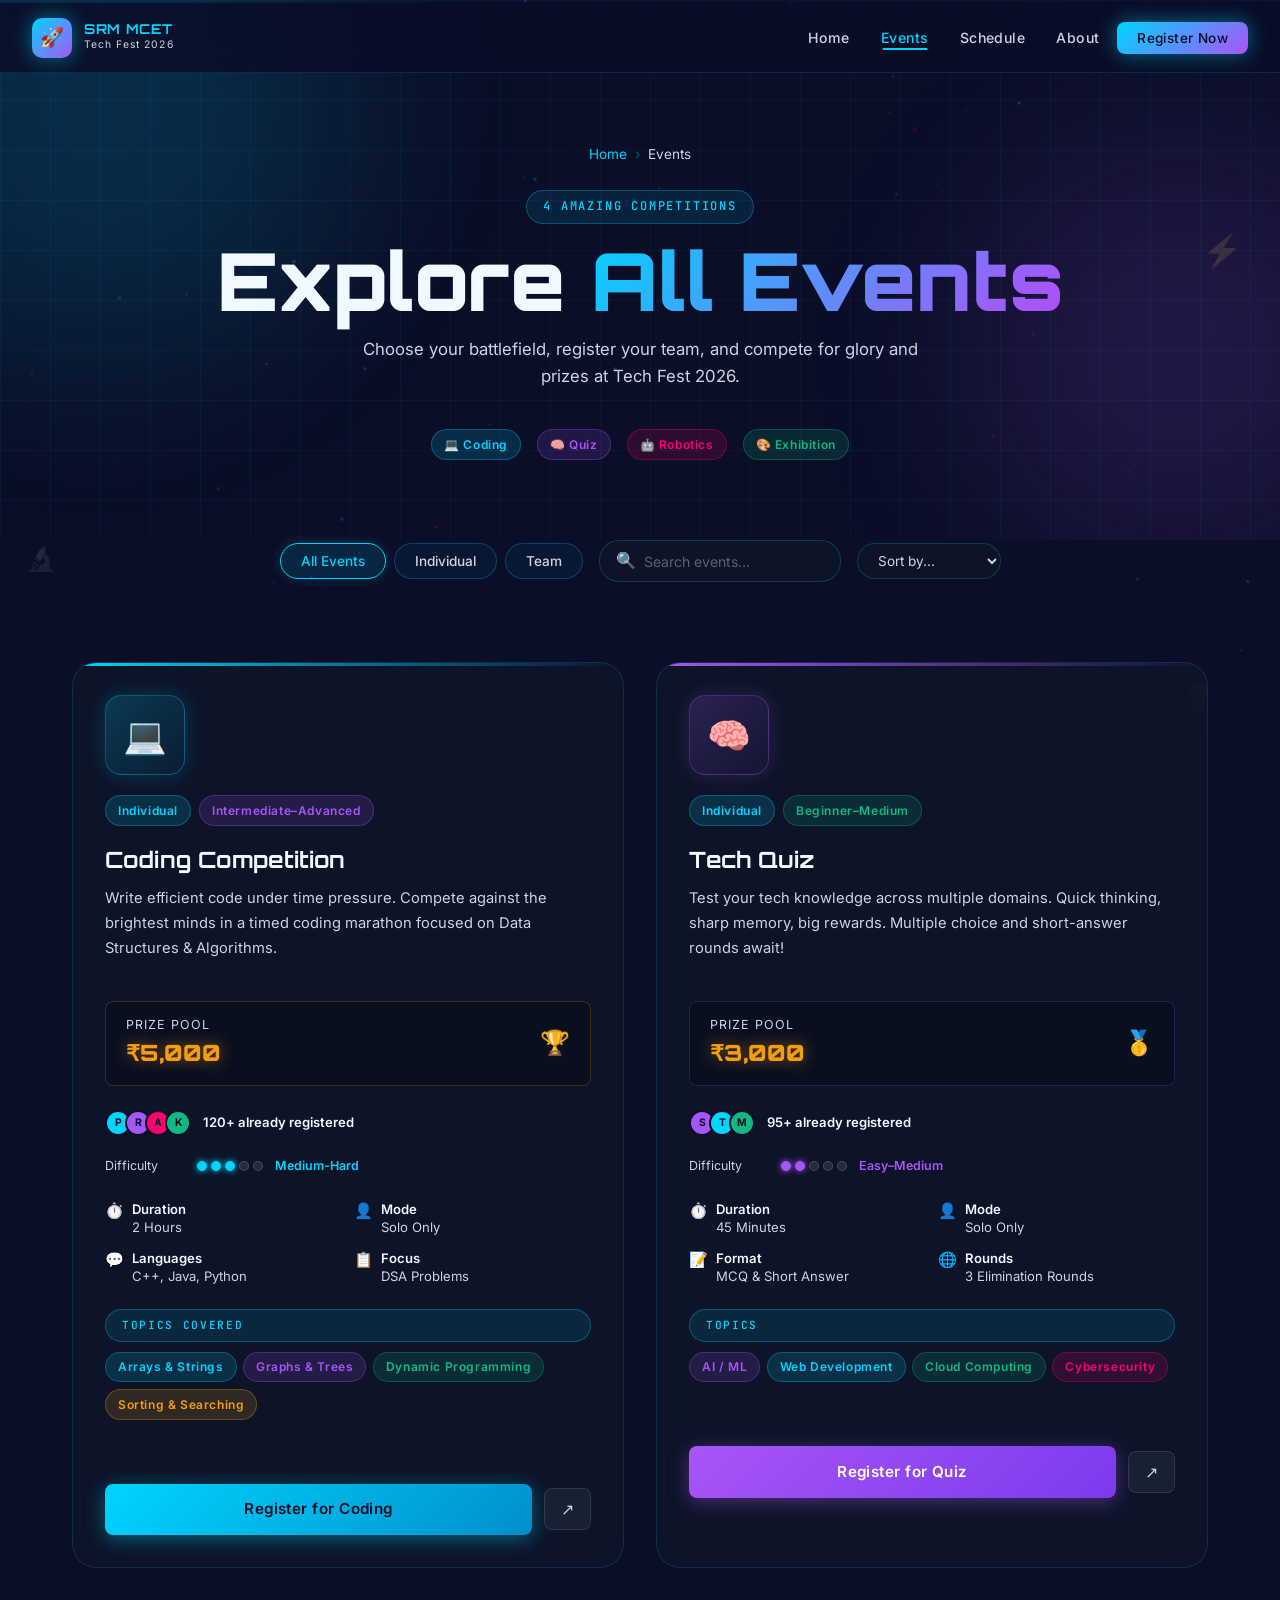
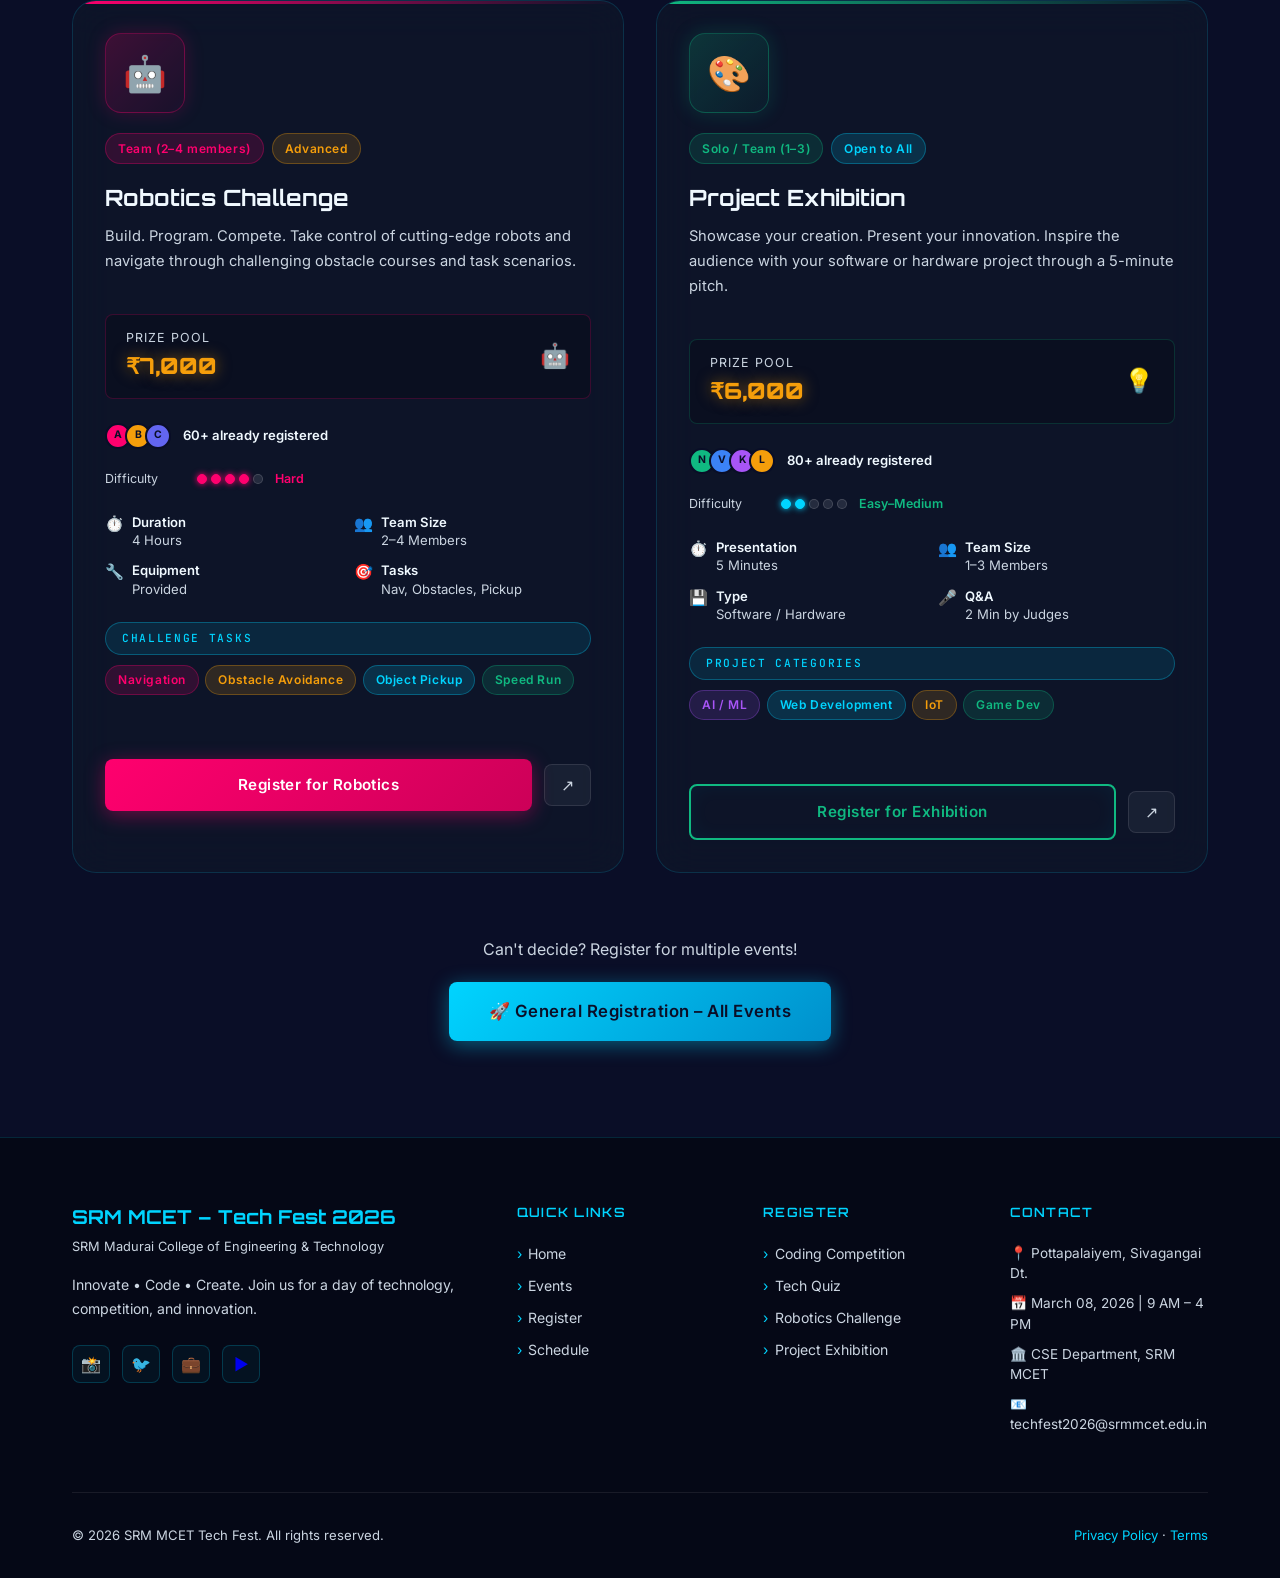
<file: events.html>
<!DOCTYPE html>
<html lang="en">

<head>
    <meta charset="UTF-8" />
    <meta name="viewport" content="width=device-width, initial-scale=1.0" />
    <title>Events | Tech Fest 2026 – SRM MCET</title>
    <meta name="description"
        content="Explore all Tech Fest 2026 events at SRM MCET – Coding Competition, Tech Quiz, Robotics Challenge & Project Exhibition. Register now!" />
    <link rel="stylesheet" href="styles.css" />
    <style>
        /* ── Events Page Specific ── */
        .events-hero {
            padding: 9rem 0 5rem;
            position: relative;
            overflow: hidden;
        }

        .events-hero-bg {
            position: absolute;
            inset: 0;
            background-image:
                linear-gradient(rgba(0, 212, 255, 0.05) 1px, transparent 1px),
                linear-gradient(90deg, rgba(0, 212, 255, 0.05) 1px, transparent 1px);
            background-size: 50px 50px;
        }

        .events-hero-content {
            position: relative;
            z-index: 1;
            text-align: center;
        }

        .events-hero-title {
            font-family: var(--font-display);
            font-size: clamp(2.5rem, 7vw, 5rem);
            font-weight: 900;
            line-height: 1;
            margin-bottom: 1rem;
        }

        /* ── Filter Bar ── */
        .filter-bar {
            display: flex;
            flex-wrap: wrap;
            align-items: center;
            justify-content: center;
            gap: 1rem;
            margin-bottom: 3rem;
        }

        .filter-group {
            display: flex;
            gap: 0.5rem;
            flex-wrap: wrap;
            justify-content: center;
        }

        .filter-btn {
            padding: 0.55rem 1.25rem;
            border-radius: 20px;
            border: 1.5px solid rgba(0, 212, 255, 0.25);
            background: rgba(0, 212, 255, 0.05);
            color: var(--text-muted);
            font-size: 0.85rem;
            font-weight: 500;
            cursor: pointer;
            transition: var(--transition);
            font-family: var(--font-body);
        }

        .filter-btn:hover,
        .filter-btn.active {
            border-color: var(--primary);
            color: var(--primary);
            background: rgba(0, 212, 255, 0.12);
            box-shadow: 0 0 12px rgba(0, 212, 255, 0.2);
        }

        .search-bar {
            display: flex;
            align-items: center;
            gap: 0.5rem;
            background: rgba(15, 23, 42, 0.8);
            border: 1.5px solid rgba(0, 212, 255, 0.2);
            border-radius: 20px;
            padding: 0.45rem 1rem;
            transition: var(--transition);
        }

        .search-bar:focus-within {
            border-color: var(--primary);
            box-shadow: 0 0 16px rgba(0, 212, 255, 0.2);
        }

        .search-bar input {
            background: none;
            border: none;
            outline: none;
            color: var(--text);
            font-size: 0.88rem;
            width: 180px;
            font-family: var(--font-body);
        }

        .search-bar input::placeholder {
            color: rgba(203, 213, 225, 0.4);
        }

        .sort-select {
            background: rgba(15, 23, 42, 0.8);
            border: 1.5px solid rgba(0, 212, 255, 0.2);
            border-radius: 20px;
            padding: 0.5rem 1rem;
            color: var(--text-muted);
            font-size: 0.85rem;
            outline: none;
            cursor: pointer;
            font-family: var(--font-body);
            transition: var(--transition);
        }

        .sort-select:focus {
            border-color: var(--primary);
            color: var(--primary);
        }

        /* ── Events Grid ── */
        .events-grid {
            display: grid;
            grid-template-columns: repeat(2, 1fr);
            gap: 2rem;
        }

        /* ── Event Card ── */
        .event-card {
            position: relative;
            padding: 0;
            overflow: hidden;
            border-radius: var(--radius-lg);
            background: var(--card-bg);
            border: 1px solid rgba(0, 212, 255, 0.15);
            backdrop-filter: blur(20px);
            transition: transform 0.4s cubic-bezier(0.25, 0.46, 0.45, 0.94),
                box-shadow 0.4s ease,
                border-color 0.4s ease;
        }

        .event-card::after {
            content: '';
            position: absolute;
            inset: 0;
            border-radius: var(--radius-lg);
            padding: 1px;
            background: linear-gradient(135deg, transparent, rgba(0, 212, 255, 0.2), transparent);
            -webkit-mask: linear-gradient(#fff 0 0) content-box, linear-gradient(#fff 0 0);
            -webkit-mask-composite: destination-out;
            mask-composite: exclude;
            opacity: 0;
            transition: opacity 0.4s;
            pointer-events: none;
        }

        .event-card:hover::after {
            opacity: 1;
        }

        .event-card.levitate {
            transform: translateY(-12px) scale(1.01);
            box-shadow: 0 25px 60px rgba(0, 0, 0, 0.5), var(--glow-primary);
            border-color: rgba(0, 212, 255, 0.5);
        }

        /* Card header bar */
        .event-card-header {
            padding: 2rem 2rem 1.25rem;
            position: relative;
        }

        .event-card-accent {
            position: absolute;
            top: 0;
            left: 0;
            right: 0;
            height: 3px;
        }

        .accent-cyan {
            background: linear-gradient(90deg, var(--primary), transparent);
        }

        .accent-purple {
            background: linear-gradient(90deg, var(--secondary), transparent);
        }

        .accent-pink {
            background: linear-gradient(90deg, var(--accent), transparent);
        }

        .accent-green {
            background: linear-gradient(90deg, var(--success), transparent);
        }

        .event-icon-wrap {
            position: relative;
            width: 80px;
            height: 80px;
            margin-bottom: 1.25rem;
        }

        .event-icon-bg {
            width: 80px;
            height: 80px;
            border-radius: var(--radius-md);
            display: flex;
            align-items: center;
            justify-content: center;
            font-size: 2.2rem;
            animation: floatSoft 3s ease-in-out infinite;
            position: relative;
            z-index: 1;
        }

        .icon-bg-cyan {
            background: linear-gradient(135deg, rgba(0, 212, 255, 0.2), rgba(0, 212, 255, 0.05));
            border: 1px solid rgba(0, 212, 255, 0.3);
            box-shadow: 0 0 20px rgba(0, 212, 255, 0.2);
        }

        .icon-bg-purple {
            background: linear-gradient(135deg, rgba(168, 85, 247, 0.2), rgba(168, 85, 247, 0.05));
            border: 1px solid rgba(168, 85, 247, 0.3);
            box-shadow: 0 0 20px rgba(168, 85, 247, 0.2);
        }

        .icon-bg-pink {
            background: linear-gradient(135deg, rgba(255, 0, 110, 0.2), rgba(255, 0, 110, 0.05));
            border: 1px solid rgba(255, 0, 110, 0.3);
            box-shadow: 0 0 20px rgba(255, 0, 110, 0.2);
        }

        .icon-bg-green {
            background: linear-gradient(135deg, rgba(16, 185, 129, 0.2), rgba(16, 185, 129, 0.05));
            border: 1px solid rgba(16, 185, 129, 0.3);
            box-shadow: 0 0 20px rgba(16, 185, 129, 0.2);
        }

        .event-name {
            font-family: var(--font-display);
            font-size: 1.4rem;
            font-weight: 700;
            color: var(--text);
            margin-bottom: 0.5rem;
        }

        .event-meta-row {
            display: flex;
            gap: 0.5rem;
            flex-wrap: wrap;
            margin-bottom: 1rem;
        }

        .event-desc {
            font-size: 0.92rem;
            color: var(--text-muted);
            line-height: 1.7;
            margin-bottom: 1.25rem;
        }

        /* Rules & Details */
        .event-card-body {
            padding: 0 2rem 1.5rem;
        }

        .event-details-grid {
            display: grid;
            grid-template-columns: 1fr 1fr;
            gap: 0.75rem;
            margin-bottom: 1.5rem;
        }

        .event-detail-item {
            display: flex;
            align-items: flex-start;
            gap: 0.5rem;
            font-size: 0.82rem;
            color: var(--text-muted);
            line-height: 1.4;
        }

        .event-detail-item .di-icon {
            font-size: 0.95rem;
            min-width: 18px;
        }

        .event-detail-item .di-label {
            font-weight: 600;
            color: var(--text);
            display: block;
        }

        /* Prize bar */
        .prize-bar {
            display: flex;
            align-items: center;
            justify-content: space-between;
            background: rgba(0, 0, 0, 0.2);
            border: 1px solid rgba(245, 158, 11, 0.2);
            border-radius: var(--radius-sm);
            padding: 0.85rem 1.25rem;
            margin-bottom: 1.5rem;
        }

        .prize-label {
            font-size: 0.78rem;
            color: var(--text-muted);
            text-transform: uppercase;
            letter-spacing: 0.08em;
        }

        .prize-amount {
            font-family: var(--font-display);
            font-size: 1.4rem;
            font-weight: 900;
            color: var(--warning);
            text-shadow: 0 0 15px rgba(245, 158, 11, 0.5);
        }

        .prize-icon {
            font-size: 1.5rem;
            animation: floatSoft 2s ease-in-out infinite;
        }

        /* Difficulty */
        .difficulty-bar {
            display: flex;
            align-items: center;
            gap: 0.75rem;
            margin-bottom: 1.5rem;
        }

        .diff-label {
            font-size: 0.78rem;
            color: var(--text-muted);
            min-width: 80px;
        }

        .diff-dots {
            display: flex;
            gap: 4px;
        }

        .diff-dot {
            width: 10px;
            height: 10px;
            border-radius: 50%;
            background: rgba(255, 255, 255, 0.1);
            border: 1px solid rgba(255, 255, 255, 0.15);
        }

        .diff-dot.filled {
            background: var(--primary);
            border-color: var(--primary);
            box-shadow: 0 0 6px var(--primary);
        }

        .diff-dot.filled-purple {
            background: var(--secondary);
            border-color: var(--secondary);
            box-shadow: 0 0 6px var(--secondary);
        }

        .diff-dot.filled-pink {
            background: var(--accent);
            border-color: var(--accent);
            box-shadow: 0 0 6px var(--accent);
        }

        .diff-text {
            font-size: 0.78rem;
            font-weight: 600;
        }

        /* Topics list */
        .topics-list {
            list-style: none;
            display: flex;
            flex-wrap: wrap;
            gap: 0.4rem;
            margin-bottom: 1.25rem;
        }

        /* Card footer */
        .event-card-footer {
            padding: 1.25rem 2rem 2rem;
            display: flex;
            gap: 0.75rem;
            align-items: center;
        }

        .event-card-footer .btn {
            flex: 1;
        }

        .btn-share {
            padding: 0.65rem 1rem;
            border-radius: var(--radius-sm);
            background: rgba(255, 255, 255, 0.05);
            border: 1px solid rgba(255, 255, 255, 0.1);
            color: var(--text-muted);
            font-size: 1rem;
            cursor: pointer;
            transition: var(--transition);
            display: flex;
            align-items: center;
            justify-content: center;
        }

        .btn-share:hover {
            background: rgba(0, 212, 255, 0.1);
            border-color: var(--primary);
            color: var(--primary);
        }

        /* ── Participants counter ── */
        .participants-bar {
            display: flex;
            align-items: center;
            gap: 0.75rem;
            margin-bottom: 1.25rem;
        }

        .part-label {
            font-size: 0.78rem;
            color: var(--text-muted);
        }

        .part-avatars {
            display: flex;
        }

        .part-avatar {
            width: 26px;
            height: 26px;
            border-radius: 50%;
            border: 2px solid var(--dark);
            display: flex;
            align-items: center;
            justify-content: center;
            font-size: 0.65rem;
            margin-left: -6px;
            color: var(--dark);
            font-weight: 700;
        }

        .part-avatar:first-child {
            margin-left: 0;
        }

        .part-count {
            font-size: 0.82rem;
            font-weight: 600;
            color: var(--text);
        }

        /* ── Floating particles on events page ── */
        .page-float-1 {
            position: fixed;
            top: 25%;
            right: 3%;
            font-size: 2rem;
            opacity: 0.15;
            animation: float1 8s ease-in-out infinite;
            pointer-events: none;
            z-index: 0;
        }

        .page-float-2 {
            position: fixed;
            top: 60%;
            left: 2%;
            font-size: 1.5rem;
            opacity: 0.12;
            animation: float2 10s ease-in-out infinite;
            pointer-events: none;
            z-index: 0;
        }

        .page-float-3 {
            position: fixed;
            bottom: 20%;
            right: 5%;
            font-size: 1.8rem;
            opacity: 0.1;
            animation: float3 12s ease-in-out infinite;
            pointer-events: none;
            z-index: 0;
        }

        @media (max-width: 900px) {
            .events-grid {
                grid-template-columns: 1fr;
            }

            .event-details-grid {
                grid-template-columns: 1fr;
            }
        }

        @media (max-width: 600px) {
            .filter-bar {
                flex-direction: column;
            }

            .search-bar input {
                width: 130px;
            }

            .prize-bar {
                flex-wrap: wrap;
                gap: 0.5rem;
            }
        }
    </style>
</head>

<body>
    <div id="scroll-progress"></div>
    <canvas id="particles-canvas"></canvas>

    <!-- Ambient floating -->
    <div class="page-float-1">⚡</div>
    <div class="page-float-2">🔬</div>
    <div class="page-float-3">💡</div>

    <!-- Navigation -->
    <nav class="navbar">
        <a href="index.html" class="nav-brand">
            <div class="brand-icon">🚀</div>
            <div class="brand-text">
                <span class="brand-name">SRM MCET</span>
                <span class="brand-sub">Tech Fest 2026</span>
            </div>
        </a>
        <ul class="nav-links">
            <li><a href="index.html">Home</a></li>
            <li><a href="events.html">Events</a></li>
            <li><a href="index.html#timeline">Schedule</a></li>
            <li><a href="index.html#about">About</a></li>
            <li><a href="register.html" class="btn-primary-sm">Register Now</a></li>
        </ul>
        <button class="hamburger" aria-label="Toggle menu" id="hamburger">
            <span></span><span></span><span></span>
        </button>
    </nav>

    <div class="mobile-menu" id="mobile-menu">
        <a href="index.html">Home</a>
        <a href="events.html">Events</a>
        <a href="index.html#timeline">Schedule</a>
        <a href="index.html#about">About</a>
        <a href="register.html" style="color:var(--primary);font-weight:700;">Register Now →</a>
    </div>

    <!-- ── EVENTS HERO ── -->
    <section class="events-hero">
        <div class="events-hero-bg"></div>
        <div class="orb orb-1" style="opacity:0.2;"></div>
        <div class="orb orb-2" style="opacity:0.2;"></div>

        <div class="container events-hero-content">
            <div class="breadcrumb justify-content:center;" style="justify-content:center;margin-bottom:1.5rem;">
                <a href="index.html">Home</a>
                <span class="breadcrumb-sep">›</span>
                <span>Events</span>
            </div>
            <div class="section-badge scroll-reveal">4 Amazing Competitions</div>
            <h1 class="events-hero-title scroll-reveal delay-100">
                Explore <span class="gradient-text">All Events</span>
            </h1>
            <p class="section-subtitle scroll-reveal delay-200" style="margin:1rem auto 2.5rem;">
                Choose your battlefield, register your team, and compete for glory and prizes at Tech Fest 2026.
            </p>
            <div style="display:flex;justify-content:center;gap:1rem;flex-wrap:wrap;" class="scroll-reveal delay-300">
                <span class="tag tag-cyan">💻 Coding</span>
                <span class="tag tag-purple">🧠 Quiz</span>
                <span class="tag tag-pink">🤖 Robotics</span>
                <span class="tag tag-green">🎨 Exhibition</span>
            </div>
        </div>
    </section>

    <!-- ── FILTER BAR ── -->
    <section style="padding:0 0 1rem;">
        <div class="container">
            <div class="filter-bar scroll-reveal">
                <div class="filter-group">
                    <button class="filter-btn active" data-filter="all">All Events</button>
                    <button class="filter-btn" data-filter="individual">Individual</button>
                    <button class="filter-btn" data-filter="team">Team</button>
                </div>
                <div class="search-bar">
                    <span>🔍</span>
                    <input type="text" id="search-events" placeholder="Search events..." />
                </div>
                <select class="sort-select" id="sort-events">
                    <option value="">Sort by...</option>
                    <option value="prize">Prize Pool ↓</option>
                    <option value="participants">Participants ↓</option>
                </select>
            </div>
        </div>
    </section>

    <!-- ── EVENTS GRID ── -->
    <section style="padding:1rem 0 6rem;">
        <div class="container">
            <div class="events-grid">

                <!-- Card 1: Coding Competition -->
                <div class="event-card magnetic-card scroll-reveal" data-type="individual" data-prize="5000"
                    data-participants="120" id="coding">
                    <div class="event-card-header">
                        <div class="event-card-accent accent-cyan"></div>
                        <div class="event-icon-wrap">
                            <div class="event-icon-bg icon-bg-cyan">💻</div>
                        </div>
                        <div class="event-meta-row">
                            <span class="tag tag-cyan">Individual</span>
                            <span class="tag tag-purple">Intermediate–Advanced</span>
                        </div>
                        <h2 class="event-name">Coding Competition</h2>
                        <p class="event-desc">Write efficient code under time pressure. Compete against the brightest
                            minds in a timed coding marathon focused on Data Structures & Algorithms.</p>
                    </div>

                    <div class="event-card-body">
                        <div class="prize-bar">
                            <div>
                                <div class="prize-label">Prize Pool</div>
                                <div class="prize-amount">₹5,000</div>
                            </div>
                            <div class="prize-icon">🏆</div>
                        </div>

                        <div class="participants-bar">
                            <div class="part-avatars">
                                <div class="part-avatar" style="background:#00d4ff;">P</div>
                                <div class="part-avatar" style="background:#a855f7;">R</div>
                                <div class="part-avatar" style="background:#ff006e;">A</div>
                                <div class="part-avatar" style="background:#10b981;">K</div>
                            </div>
                            <div class="part-count">120+ already registered</div>
                        </div>

                        <div class="difficulty-bar">
                            <div class="diff-label">Difficulty</div>
                            <div class="diff-dots">
                                <div class="diff-dot filled"></div>
                                <div class="diff-dot filled"></div>
                                <div class="diff-dot filled"></div>
                                <div class="diff-dot"></div>
                                <div class="diff-dot"></div>
                            </div>
                            <div class="diff-text" style="color:var(--primary);">Medium-Hard</div>
                        </div>

                        <div class="event-details-grid">
                            <div class="event-detail-item">
                                <span class="di-icon">⏱️</span>
                                <div>
                                    <span class="di-label">Duration</span>
                                    2 Hours
                                </div>
                            </div>
                            <div class="event-detail-item">
                                <span class="di-icon">👤</span>
                                <div>
                                    <span class="di-label">Mode</span>
                                    Solo Only
                                </div>
                            </div>
                            <div class="event-detail-item">
                                <span class="di-icon">💬</span>
                                <div>
                                    <span class="di-label">Languages</span>
                                    C++, Java, Python
                                </div>
                            </div>
                            <div class="event-detail-item">
                                <span class="di-icon">📋</span>
                                <div>
                                    <span class="di-label">Focus</span>
                                    DSA Problems
                                </div>
                            </div>
                        </div>

                        <div class="section-badge"
                            style="display:block;text-align:left;margin-bottom:0.6rem;font-size:0.7rem;">Topics Covered
                        </div>
                        <ul class="topics-list">
                            <li><span class="tag tag-cyan">Arrays & Strings</span></li>
                            <li><span class="tag tag-purple">Graphs & Trees</span></li>
                            <li><span class="tag tag-green">Dynamic Programming</span></li>
                            <li><span class="tag tag-amber">Sorting & Searching</span></li>
                        </ul>
                    </div>

                    <div class="event-card-footer">
                        <a href="register-coding.html" class="btn btn-primary">Register for Coding</a>
                        <button class="btn-share" title="Share"
                            onclick="navigator.share && navigator.share({title:'Coding Competition',url:location.href+'#coding'})">↗</button>
                    </div>
                </div>

                <!-- Card 2: Tech Quiz -->
                <div class="event-card magnetic-card scroll-reveal delay-100" data-type="individual" data-prize="3000"
                    data-participants="95" id="quiz">
                    <div class="event-card-header">
                        <div class="event-card-accent accent-purple"></div>
                        <div class="event-icon-wrap">
                            <div class="event-icon-bg icon-bg-purple">🧠</div>
                        </div>
                        <div class="event-meta-row">
                            <span class="tag tag-cyan">Individual</span>
                            <span class="tag tag-green">Beginner–Medium</span>
                        </div>
                        <h2 class="event-name">Tech Quiz</h2>
                        <p class="event-desc">Test your tech knowledge across multiple domains. Quick thinking, sharp
                            memory, big rewards. Multiple choice and short-answer rounds await!</p>
                    </div>

                    <div class="event-card-body">
                        <div class="prize-bar" style="border-color:rgba(168,85,247,0.2);">
                            <div>
                                <div class="prize-label">Prize Pool</div>
                                <div class="prize-amount">₹3,000</div>
                            </div>
                            <div class="prize-icon">🥇</div>
                        </div>

                        <div class="participants-bar">
                            <div class="part-avatars">
                                <div class="part-avatar" style="background:#a855f7;">S</div>
                                <div class="part-avatar" style="background:#00d4ff;">T</div>
                                <div class="part-avatar" style="background:#10b981;">M</div>
                            </div>
                            <div class="part-count">95+ already registered</div>
                        </div>

                        <div class="difficulty-bar">
                            <div class="diff-label">Difficulty</div>
                            <div class="diff-dots">
                                <div class="diff-dot filled-purple"></div>
                                <div class="diff-dot filled-purple"></div>
                                <div class="diff-dot"></div>
                                <div class="diff-dot"></div>
                                <div class="diff-dot"></div>
                            </div>
                            <div class="diff-text" style="color:var(--secondary);">Easy–Medium</div>
                        </div>

                        <div class="event-details-grid">
                            <div class="event-detail-item">
                                <span class="di-icon">⏱️</span>
                                <div><span class="di-label">Duration</span>45 Minutes</div>
                            </div>
                            <div class="event-detail-item">
                                <span class="di-icon">👤</span>
                                <div><span class="di-label">Mode</span>Solo Only</div>
                            </div>
                            <div class="event-detail-item">
                                <span class="di-icon">📝</span>
                                <div><span class="di-label">Format</span>MCQ & Short Answer</div>
                            </div>
                            <div class="event-detail-item">
                                <span class="di-icon">🌐</span>
                                <div><span class="di-label">Rounds</span>3 Elimination Rounds</div>
                            </div>
                        </div>

                        <div class="section-badge"
                            style="display:block;text-align:left;margin-bottom:0.6rem;font-size:0.7rem;">Topics</div>
                        <ul class="topics-list">
                            <li><span class="tag tag-purple">AI / ML</span></li>
                            <li><span class="tag tag-cyan">Web Development</span></li>
                            <li><span class="tag tag-green">Cloud Computing</span></li>
                            <li><span class="tag tag-pink">Cybersecurity</span></li>
                        </ul>
                    </div>

                    <div class="event-card-footer">
                        <a href="register-quiz.html" class="btn btn-purple">Register for Quiz</a>
                        <button class="btn-share" title="Share"
                            onclick="navigator.share && navigator.share({title:'Tech Quiz',url:location.href+'#quiz'})">↗</button>
                    </div>
                </div>

                <!-- Card 3: Robotics Challenge -->
                <div class="event-card magnetic-card scroll-reveal" data-type="team" data-prize="7000"
                    data-participants="60" id="robotics">
                    <div class="event-card-header">
                        <div class="event-card-accent accent-pink"></div>
                        <div class="event-icon-wrap">
                            <div class="event-icon-bg icon-bg-pink">🤖</div>
                        </div>
                        <div class="event-meta-row">
                            <span class="tag tag-pink">Team (2–4 members)</span>
                            <span class="tag tag-amber">Advanced</span>
                        </div>
                        <h2 class="event-name">Robotics Challenge</h2>
                        <p class="event-desc">Build. Program. Compete. Take control of cutting-edge robots and navigate
                            through challenging obstacle courses and task scenarios.</p>
                    </div>

                    <div class="event-card-body">
                        <div class="prize-bar" style="border-color:rgba(255,0,110,0.2);">
                            <div>
                                <div class="prize-label">Prize Pool</div>
                                <div class="prize-amount">₹7,000</div>
                            </div>
                            <div class="prize-icon">🤖</div>
                        </div>

                        <div class="participants-bar">
                            <div class="part-avatars">
                                <div class="part-avatar" style="background:#ff006e;">A</div>
                                <div class="part-avatar" style="background:#f59e0b;">B</div>
                                <div class="part-avatar" style="background:#6366f1;">C</div>
                            </div>
                            <div class="part-count">60+ already registered</div>
                        </div>

                        <div class="difficulty-bar">
                            <div class="diff-label">Difficulty</div>
                            <div class="diff-dots">
                                <div class="diff-dot filled-pink"></div>
                                <div class="diff-dot filled-pink"></div>
                                <div class="diff-dot filled-pink"></div>
                                <div class="diff-dot filled-pink"></div>
                                <div class="diff-dot"></div>
                            </div>
                            <div class="diff-text" style="color:var(--accent);">Hard</div>
                        </div>

                        <div class="event-details-grid">
                            <div class="event-detail-item">
                                <span class="di-icon">⏱️</span>
                                <div><span class="di-label">Duration</span>4 Hours</div>
                            </div>
                            <div class="event-detail-item">
                                <span class="di-icon">👥</span>
                                <div><span class="di-label">Team Size</span>2–4 Members</div>
                            </div>
                            <div class="event-detail-item">
                                <span class="di-icon">🔧</span>
                                <div><span class="di-label">Equipment</span>Provided</div>
                            </div>
                            <div class="event-detail-item">
                                <span class="di-icon">🎯</span>
                                <div><span class="di-label">Tasks</span>Nav, Obstacles, Pickup</div>
                            </div>
                        </div>

                        <div class="section-badge"
                            style="display:block;text-align:left;margin-bottom:0.6rem;font-size:0.7rem;">Challenge Tasks
                        </div>
                        <ul class="topics-list">
                            <li><span class="tag tag-pink">Navigation</span></li>
                            <li><span class="tag tag-amber">Obstacle Avoidance</span></li>
                            <li><span class="tag tag-cyan">Object Pickup</span></li>
                            <li><span class="tag tag-green">Speed Run</span></li>
                        </ul>
                    </div>

                    <div class="event-card-footer">
                        <a href="register-robotics.html" class="btn btn-accent">Register for Robotics</a>
                        <button class="btn-share" title="Share"
                            onclick="navigator.share && navigator.share({title:'Robotics Challenge',url:location.href+'#robotics'})">↗</button>
                    </div>
                </div>

                <!-- Card 4: Project Exhibition -->
                <div class="event-card magnetic-card scroll-reveal delay-100" data-type="team individual"
                    data-prize="6000" data-participants="80" id="exhibition">
                    <div class="event-card-header">
                        <div class="event-card-accent accent-green"></div>
                        <div class="event-icon-wrap">
                            <div class="event-icon-bg icon-bg-green">🎨</div>
                        </div>
                        <div class="event-meta-row">
                            <span class="tag tag-green">Solo / Team (1–3)</span>
                            <span class="tag tag-cyan">Open to All</span>
                        </div>
                        <h2 class="event-name">Project Exhibition</h2>
                        <p class="event-desc">Showcase your creation. Present your innovation. Inspire the audience with
                            your software or hardware project through a 5-minute pitch.</p>
                    </div>

                    <div class="event-card-body">
                        <div class="prize-bar" style="border-color:rgba(16,185,129,0.2);">
                            <div>
                                <div class="prize-label">Prize Pool</div>
                                <div class="prize-amount">₹6,000</div>
                            </div>
                            <div class="prize-icon">💡</div>
                        </div>

                        <div class="participants-bar">
                            <div class="part-avatars">
                                <div class="part-avatar" style="background:#10b981;">N</div>
                                <div class="part-avatar" style="background:#3b82f6;">V</div>
                                <div class="part-avatar" style="background:#a855f7;">K</div>
                                <div class="part-avatar" style="background:#f59e0b;">L</div>
                            </div>
                            <div class="part-count">80+ already registered</div>
                        </div>

                        <div class="difficulty-bar">
                            <div class="diff-label">Difficulty</div>
                            <div class="diff-dots">
                                <div class="diff-dot filled"></div>
                                <div class="diff-dot filled"></div>
                                <div class="diff-dot"></div>
                                <div class="diff-dot"></div>
                                <div class="diff-dot"></div>
                            </div>
                            <div class="diff-text" style="color:var(--success);">Easy–Medium</div>
                        </div>

                        <div class="event-details-grid">
                            <div class="event-detail-item">
                                <span class="di-icon">⏱️</span>
                                <div><span class="di-label">Presentation</span>5 Minutes</div>
                            </div>
                            <div class="event-detail-item">
                                <span class="di-icon">👥</span>
                                <div><span class="di-label">Team Size</span>1–3 Members</div>
                            </div>
                            <div class="event-detail-item">
                                <span class="di-icon">💾</span>
                                <div><span class="di-label">Type</span>Software / Hardware</div>
                            </div>
                            <div class="event-detail-item">
                                <span class="di-icon">🎤</span>
                                <div><span class="di-label">Q&A</span>2 Min by Judges</div>
                            </div>
                        </div>

                        <div class="section-badge"
                            style="display:block;text-align:left;margin-bottom:0.6rem;font-size:0.7rem;">Project
                            Categories</div>
                        <ul class="topics-list">
                            <li><span class="tag tag-purple">AI / ML</span></li>
                            <li><span class="tag tag-cyan">Web Development</span></li>
                            <li><span class="tag tag-amber">IoT</span></li>
                            <li><span class="tag tag-green">Game Dev</span></li>
                        </ul>
                    </div>

                    <div class="event-card-footer">
                        <a href="register-exhibition.html" class="btn btn-secondary"
                            style="border-color:var(--success);color:var(--success);">Register for Exhibition</a>
                        <button class="btn-share" title="Share"
                            onclick="navigator.share && navigator.share({title:'Project Exhibition',url:location.href+'#exhibition'})">↗</button>
                    </div>
                </div>

            </div><!-- /events-grid -->

            <!-- CTA -->
            <div style="text-align:center;margin-top:4rem;" class="scroll-reveal">
                <p style="color:var(--text-muted);margin-bottom:1.25rem;">Can't decide? Register for multiple events!
                </p>
                <a href="register.html" class="btn btn-primary btn-lg">🚀 General Registration – All Events</a>
            </div>
        </div>
    </section>

    <!-- FOOTER -->
    <footer class="footer">
        <div class="container">
            <div class="footer-grid">
                <div class="footer-brand">
                    <div class="brand-name">SRM MCET – Tech Fest 2026</div>
                    <div class="brand-college">SRM Madurai College of Engineering & Technology</div>
                    <p class="footer-desc">Innovate • Code • Create. Join us for a day of technology, competition, and
                        innovation.</p>
                    <div class="social-links">
                        <a href="#" class="social-link">📸</a>
                        <a href="#" class="social-link">🐦</a>
                        <a href="#" class="social-link">💼</a>
                        <a href="#" class="social-link">▶️</a>
                    </div>
                </div>
                <div>
                    <div class="footer-heading">Quick Links</div>
                    <ul class="footer-links">
                        <li><a href="index.html">Home</a></li>
                        <li><a href="events.html">Events</a></li>
                        <li><a href="register.html">Register</a></li>
                        <li><a href="index.html#timeline">Schedule</a></li>
                    </ul>
                </div>
                <div>
                    <div class="footer-heading">Register</div>
                    <ul class="footer-links">
                        <li><a href="register-coding.html">Coding Competition</a></li>
                        <li><a href="register-quiz.html">Tech Quiz</a></li>
                        <li><a href="register-robotics.html">Robotics Challenge</a></li>
                        <li><a href="register-exhibition.html">Project Exhibition</a></li>
                    </ul>
                </div>
                <div class="footer-contact">
                    <div class="footer-heading">Contact</div>
                    <p>📍 Pottapalaiyem, Sivagangai Dt.</p>
                    <p>📅 March 08, 2026 | 9 AM – 4 PM</p>
                    <p>🏛️ CSE Department, SRM MCET</p>
                    <p>📧 techfest2026@srmmcet.edu.in</p>
                </div>
            </div>
            <div class="footer-bottom">
                <div>© 2026 SRM MCET Tech Fest. All rights reserved.</div>
                <div><a href="#">Privacy Policy</a> · <a href="#">Terms</a></div>
            </div>
        </div>
    </footer>

    <script src="main.js"></script>
</body>

</html>
</file>
<file: styles.css>
/* ============================================================
   TECH FEST 2026 — SRM MCET | Global Styles
   ============================================================ */

@import url('https://fonts.googleapis.com/css2?family=Orbitron:wght@400;600;700;900&family=Inter:wght@300;400;500;600;700&family=JetBrains+Mono:wght@400;500&display=swap');

/* ─── CSS Custom Properties ─── */
:root {
  --primary:    #00d4ff;
  --secondary:  #a855f7;
  --accent:     #ff006e;
  --dark:       #0a0e27;
  --dark2:      #0f172a;
  --card-bg:    rgba(15, 23, 42, 0.7);
  --text:       #f0f9ff;
  --text-muted: #cbd5e1;
  --success:    #10b981;
  --warning:    #f59e0b;
  --error:      #ef4444;

  --glow-primary:   0 0 20px rgba(0, 212, 255, 0.5);
  --glow-secondary: 0 0 20px rgba(168, 85, 247, 0.5);
  --glow-accent:    0 0 20px rgba(255, 0, 110, 0.5);

  --font-display: 'Orbitron', sans-serif;
  --font-body:    'Inter', sans-serif;
  --font-mono:    'JetBrains Mono', monospace;

  --radius-sm:  8px;
  --radius-md:  16px;
  --radius-lg:  24px;
  --radius-xl:  32px;

  --transition: all 0.3s cubic-bezier(0.25, 0.46, 0.45, 0.94);
  --transition-slow: all 0.6s cubic-bezier(0.25, 0.46, 0.45, 0.94);
}

/* ─── Reset & Base ─── */
*, *::before, *::after { box-sizing: border-box; margin: 0; padding: 0; }

html { scroll-behavior: smooth; }

body {
  font-family: var(--font-body);
  background: var(--dark);
  color: var(--text);
  overflow-x: hidden;
  line-height: 1.6;
}

::selection { background: var(--primary); color: var(--dark); }

/* ─── Scroll Progress Bar ─── */
#scroll-progress {
  position: fixed;
  top: 0; left: 0;
  height: 3px;
  width: 0%;
  background: linear-gradient(90deg, var(--primary), var(--secondary), var(--accent));
  z-index: 9999;
  transition: width 0.1s linear;
  box-shadow: 0 0 10px var(--primary);
}

/* ─── Navigation ─── */
.navbar {
  position: fixed;
  top: 3px; left: 0; right: 0;
  z-index: 1000;
  padding: 0 2rem;
  height: 70px;
  display: flex;
  align-items: center;
  justify-content: space-between;
  background: rgba(10, 14, 39, 0.85);
  backdrop-filter: blur(20px);
  -webkit-backdrop-filter: blur(20px);
  border-bottom: 1px solid rgba(0, 212, 255, 0.15);
  transition: var(--transition);
}

.navbar.scrolled {
  background: rgba(10, 14, 39, 0.95);
  border-bottom-color: rgba(0, 212, 255, 0.3);
  box-shadow: 0 4px 30px rgba(0, 0, 0, 0.5);
}

.nav-brand {
  display: flex;
  align-items: center;
  gap: 0.75rem;
  text-decoration: none;
}

.nav-brand .brand-icon {
  width: 40px; height: 40px;
  background: linear-gradient(135deg, var(--primary), var(--secondary));
  border-radius: 10px;
  display: flex; align-items: center; justify-content: center;
  font-size: 1.2rem;
  box-shadow: var(--glow-primary);
}

.nav-brand .brand-text {
  display: flex; flex-direction: column;
}

.nav-brand .brand-name {
  font-family: var(--font-display);
  font-size: 0.85rem;
  font-weight: 700;
  color: var(--primary);
  letter-spacing: 0.05em;
  line-height: 1.1;
}

.nav-brand .brand-sub {
  font-size: 0.65rem;
  color: var(--text-muted);
  letter-spacing: 0.1em;
}

.nav-links {
  display: flex;
  align-items: center;
  gap: 0.25rem;
  list-style: none;
}

.nav-links a {
  text-decoration: none;
  color: var(--text-muted);
  font-size: 0.88rem;
  font-weight: 500;
  padding: 0.5rem 0.85rem;
  border-radius: var(--radius-sm);
  transition: var(--transition);
  letter-spacing: 0.03em;
  position: relative;
}

.nav-links a::after {
  content: '';
  position: absolute;
  bottom: 4px; left: 50%;
  transform: translateX(-50%) scaleX(0);
  width: 60%; height: 2px;
  background: var(--primary);
  border-radius: 2px;
  transition: transform 0.3s ease;
}

.nav-links a:hover { color: var(--primary); }
.nav-links a:hover::after,
.nav-links a.active::after { transform: translateX(-50%) scaleX(1); }
.nav-links a.active { color: var(--primary); }

.btn-primary-sm {
  background: linear-gradient(135deg, var(--primary), var(--secondary));
  color: var(--dark) !important;
  padding: 0.5rem 1.25rem !important;
  border-radius: var(--radius-sm);
  font-weight: 700;
  font-size: 0.85rem !important;
  box-shadow: var(--glow-primary);
  transition: var(--transition) !important;
}

.btn-primary-sm::after { display: none !important; }

.btn-primary-sm:hover {
  transform: translateY(-2px) !important;
  box-shadow: 0 0 30px rgba(0, 212, 255, 0.7) !important;
  color: var(--dark) !important;
}

.hamburger {
  display: none;
  flex-direction: column;
  gap: 5px;
  cursor: pointer;
  padding: 0.5rem;
  border-radius: var(--radius-sm);
  border: none;
  background: transparent;
}

.hamburger span {
  display: block;
  width: 25px; height: 2px;
  background: var(--primary);
  border-radius: 2px;
  transition: var(--transition);
}

.hamburger.open span:nth-child(1) { transform: translateY(7px) rotate(45deg); }
.hamburger.open span:nth-child(2) { opacity: 0; }
.hamburger.open span:nth-child(3) { transform: translateY(-7px) rotate(-45deg); }

/* ─── Mobile Menu ─── */
.mobile-menu {
  display: none;
  position: fixed;
  top: 73px; left: 0; right: 0;
  background: rgba(10, 14, 39, 0.97);
  backdrop-filter: blur(20px);
  border-bottom: 1px solid rgba(0, 212, 255, 0.2);
  padding: 1.5rem 2rem;
  z-index: 999;
  flex-direction: column;
  gap: 0.5rem;
  transform: translateY(-10px);
  opacity: 0;
  transition: var(--transition);
}

.mobile-menu.open {
  display: flex;
  transform: translateY(0);
  opacity: 1;
}

.mobile-menu a {
  text-decoration: none;
  color: var(--text-muted);
  font-size: 1rem;
  font-weight: 500;
  padding: 0.75rem 1rem;
  border-radius: var(--radius-sm);
  border-left: 2px solid transparent;
  transition: var(--transition);
}

.mobile-menu a:hover {
  color: var(--primary);
  border-left-color: var(--primary);
  background: rgba(0, 212, 255, 0.05);
  padding-left: 1.5rem;
}

/* ─── Buttons ─── */
.btn {
  display: inline-flex;
  align-items: center;
  justify-content: center;
  gap: 0.5rem;
  padding: 0.85rem 2rem;
  border-radius: var(--radius-sm);
  font-family: var(--font-body);
  font-weight: 600;
  font-size: 0.95rem;
  text-decoration: none;
  border: none;
  cursor: pointer;
  transition: var(--transition);
  letter-spacing: 0.03em;
  position: relative;
  overflow: hidden;
}

.btn::before {
  content: '';
  position: absolute;
  inset: 0;
  background: rgba(255,255,255,0.1);
  opacity: 0;
  transition: opacity 0.3s;
}
.btn:hover::before { opacity: 1; }

.btn-primary {
  background: linear-gradient(135deg, var(--primary), #0090cc);
  color: var(--dark);
  box-shadow: 0 4px 20px rgba(0, 212, 255, 0.4);
}
.btn-primary:hover {
  transform: translateY(-3px);
  box-shadow: 0 8px 30px rgba(0, 212, 255, 0.6);
}

.btn-secondary {
  background: transparent;
  color: var(--primary);
  border: 2px solid var(--primary);
  box-shadow: inset 0 0 20px rgba(0, 212, 255, 0.05);
}
.btn-secondary:hover {
  background: rgba(0, 212, 255, 0.1);
  transform: translateY(-3px);
  box-shadow: 0 8px 30px rgba(0, 212, 255, 0.3);
}

.btn-accent {
  background: linear-gradient(135deg, var(--accent), #cc0058);
  color: #fff;
  box-shadow: 0 4px 20px rgba(255, 0, 110, 0.4);
}
.btn-accent:hover {
  transform: translateY(-3px);
  box-shadow: 0 8px 30px rgba(255, 0, 110, 0.6);
}

.btn-purple {
  background: linear-gradient(135deg, var(--secondary), #7c3aed);
  color: #fff;
  box-shadow: 0 4px 20px rgba(168, 85, 247, 0.4);
}
.btn-purple:hover {
  transform: translateY(-3px);
  box-shadow: 0 8px 30px rgba(168, 85, 247, 0.6);
}

.btn-lg { padding: 1rem 2.5rem; font-size: 1.05rem; }
.btn-sm { padding: 0.6rem 1.25rem; font-size: 0.82rem; }

/* ─── Glass Cards ─── */
.glass-card {
  background: var(--card-bg);
  backdrop-filter: blur(20px);
  -webkit-backdrop-filter: blur(20px);
  border: 1px solid rgba(0, 212, 255, 0.15);
  border-radius: var(--radius-md);
  transition: var(--transition);
  position: relative;
  overflow: hidden;
}

.glass-card::before {
  content: '';
  position: absolute;
  inset: 0;
  background: linear-gradient(135deg, rgba(0,212,255,0.05) 0%, transparent 60%);
  opacity: 0;
  transition: opacity 0.4s;
}

.glass-card:hover {
  border-color: rgba(0, 212, 255, 0.4);
  box-shadow: 0 20px 60px rgba(0, 0, 0, 0.4), var(--glow-primary);
  transform: translateY(-8px);
}

.glass-card:hover::before { opacity: 1; }

/* ─── Section Styles ─── */
section { padding: 6rem 0; }

.container {
  max-width: 1200px;
  margin: 0 auto;
  padding: 0 2rem;
}

.section-header {
  text-align: center;
  margin-bottom: 4rem;
}

.section-badge {
  display: inline-block;
  font-family: var(--font-mono);
  font-size: 0.75rem;
  font-weight: 500;
  color: var(--primary);
  background: rgba(0, 212, 255, 0.1);
  border: 1px solid rgba(0, 212, 255, 0.3);
  padding: 0.4rem 1rem;
  border-radius: 20px;
  letter-spacing: 0.15em;
  text-transform: uppercase;
  margin-bottom: 1rem;
}

.section-title {
  font-family: var(--font-display);
  font-size: clamp(1.8rem, 4vw, 2.8rem);
  font-weight: 700;
  line-height: 1.2;
  margin-bottom: 1rem;
}

.section-title .gradient-text {
  background: linear-gradient(135deg, var(--primary), var(--secondary), var(--accent));
  -webkit-background-clip: text;
  -webkit-text-fill-color: transparent;
  background-clip: text;
}

.section-subtitle {
  color: var(--text-muted);
  font-size: 1.05rem;
  max-width: 600px;
  margin: 0 auto;
}

/* ─── Scroll Animations ─── */
.scroll-reveal {
  opacity: 0;
  transform: translateY(40px);
  transition: opacity 0.7s ease, transform 0.7s ease;
}

.scroll-reveal.revealed {
  opacity: 1;
  transform: translateY(0);
}

.scroll-reveal-left {
  opacity: 0;
  transform: translateX(-40px);
  transition: opacity 0.7s ease, transform 0.7s ease;
}

.scroll-reveal-left.revealed {
  opacity: 1;
  transform: translateX(0);
}

.scroll-reveal-right {
  opacity: 0;
  transform: translateX(40px);
  transition: opacity 0.7s ease, transform 0.7s ease;
}

.scroll-reveal-right.revealed {
  opacity: 1;
  transform: translateX(0);
}

.scroll-scale {
  opacity: 0;
  transform: scale(0.85);
  transition: opacity 0.7s ease, transform 0.7s ease;
}

.scroll-scale.revealed {
  opacity: 1;
  transform: scale(1);
}

/* Stagger delays */
.delay-100 { transition-delay: 0.1s !important; }
.delay-200 { transition-delay: 0.2s !important; }
.delay-300 { transition-delay: 0.3s !important; }
.delay-400 { transition-delay: 0.4s !important; }
.delay-500 { transition-delay: 0.5s !important; }
.delay-600 { transition-delay: 0.6s !important; }

/* ─── Anti-Gravity Floating Animations ─── */
@keyframes float1 {
  0%, 100% { transform: translateY(0px) rotate(0deg); }
  50% { transform: translateY(-25px) rotate(180deg); }
}

@keyframes float2 {
  0%, 100% { transform: translateY(0px) rotate(0deg) scale(1); }
  33% { transform: translateY(-18px) rotate(120deg) scale(1.05); }
  66% { transform: translateY(8px) rotate(240deg) scale(0.97); }
}

@keyframes float3 {
  0%, 100% { transform: translateY(0px) translateX(0px) rotate(0deg); }
  25% { transform: translateY(-20px) translateX(10px) rotate(90deg); }
  50% { transform: translateY(-8px) translateX(-8px) rotate(180deg); }
  75% { transform: translateY(-30px) translateX(5px) rotate(270deg); }
}

@keyframes floatSoft {
  0%, 100% { transform: translateY(0px); }
  50% { transform: translateY(-15px); }
}

@keyframes orbit {
  from { transform: rotate(0deg) translateX(80px) rotate(0deg); }
  to   { transform: rotate(360deg) translateX(80px) rotate(-360deg); }
}

@keyframes pulseBorder {
  0%, 100% { border-color: rgba(0, 212, 255, 0.3); box-shadow: 0 0 10px rgba(0, 212, 255, 0.1); }
  50% { border-color: rgba(0, 212, 255, 0.7); box-shadow: 0 0 30px rgba(0, 212, 255, 0.4); }
}

@keyframes particleRise {
  0% { transform: translateY(0) scale(1); opacity: 0.8; }
  100% { transform: translateY(-80px) scale(0.3); opacity: 0; }
}

@keyframes shimmer {
  0% { background-position: -1000px 0; }
  100% { background-position: 1000px 0; }
}

@keyframes glitch {
  0%, 90%, 100% { transform: none; opacity: 1; }
  92% { transform: translate(-3px, 2px); }
  94% { transform: translate(3px, -2px); }
  96% { transform: translate(-1px, 1px); }
}

@keyframes scanline {
  0% { transform: translateY(-100%); }
  100% { transform: translateY(100%); }
}

@keyframes countUp {
  from { opacity: 0; transform: translateY(20px); }
  to { opacity: 1; transform: translateY(0); }
}

@keyframes borderCircuit {
  0% { stroke-dashoffset: 1000; }
  100% { stroke-dashoffset: 0; }
}

@keyframes gradientShift {
  0% { background-position: 0% 50%; }
  50% { background-position: 100% 50%; }
  100% { background-position: 0% 50%; }
}

/* ─── Floating elements ─── */
.floating      { animation: floatSoft 3s ease-in-out infinite; }
.floating-1    { animation: float1 5s ease-in-out infinite; }
.floating-2    { animation: float2 7s ease-in-out infinite; }
.floating-3    { animation: float3 9s ease-in-out infinite; }

/* ─── Glow Pulse ─── */
.glow-primary { box-shadow: var(--glow-primary); }
.glow-secondary { box-shadow: var(--glow-secondary); }
.glow-accent { box-shadow: var(--glow-accent); }

/* ─── Gradient text utility ─── */
.gradient-text {
  background: linear-gradient(135deg, var(--primary), var(--secondary), var(--accent));
  -webkit-background-clip: text;
  -webkit-text-fill-color: transparent;
  background-clip: text;
  background-size: 200% auto;
  animation: gradientShift 4s ease infinite;
}

/* ─── Neon text ─── */
.neon-text {
  color: var(--primary);
  text-shadow: 0 0 10px var(--primary), 0 0 30px rgba(0, 212, 255, 0.5);
}

/* ─── Grid background pattern ─── */
.grid-bg {
  background-image:
    linear-gradient(rgba(0, 212, 255, 0.05) 1px, transparent 1px),
    linear-gradient(90deg, rgba(0, 212, 255, 0.05) 1px, transparent 1px);
  background-size: 50px 50px;
}

/* ─── Particles (canvas layer) ─── */
#particles-canvas {
  position: fixed;
  top: 0; left: 0;
  width: 100%; height: 100%;
  pointer-events: none;
  z-index: 0;
  opacity: 0.4;
}

/* ─── Animated Orbs ─── */
.orb {
  position: absolute;
  border-radius: 50%;
  filter: blur(80px);
  opacity: 0.35;
  pointer-events: none;
}

.orb-1 {
  width: 600px; height: 600px;
  background: radial-gradient(circle, var(--primary), transparent);
  top: -200px; left: -200px;
  animation: float2 12s ease-in-out infinite;
}

.orb-2 {
  width: 500px; height: 500px;
  background: radial-gradient(circle, var(--secondary), transparent);
  top: 100px; right: -150px;
  animation: float1 10s ease-in-out infinite reverse;
}

.orb-3 {
  width: 400px; height: 400px;
  background: radial-gradient(circle, var(--accent), transparent);
  bottom: 50px; left: 30%;
  animation: float3 14s ease-in-out infinite;
}

/* ─── Form Styles ─── */
.form-group {
  display: flex;
  flex-direction: column;
  gap: 0.4rem;
  margin-bottom: 1.25rem;
}

.form-label {
  font-size: 0.85rem;
  font-weight: 600;
  color: var(--text-muted);
  letter-spacing: 0.05em;
  text-transform: uppercase;
}

.form-label .required { color: var(--accent); }

.form-input,
.form-select,
.form-textarea {
  background: rgba(15, 23, 42, 0.8);
  border: 1.5px solid rgba(0, 212, 255, 0.2);
  border-radius: var(--radius-sm);
  color: var(--text);
  font-family: var(--font-body);
  font-size: 0.95rem;
  padding: 0.85rem 1rem;
  width: 100%;
  transition: var(--transition);
  outline: none;
  appearance: none;
}

.form-input:focus,
.form-select:focus,
.form-textarea:focus {
  border-color: var(--primary);
  box-shadow: 0 0 0 3px rgba(0, 212, 255, 0.15), var(--glow-primary);
  background: rgba(15, 23, 42, 0.95);
}

.form-input::placeholder,
.form-textarea::placeholder { color: rgba(203, 213, 225, 0.4); }

.form-select option { background: var(--dark2); color: var(--text); }

.form-textarea { resize: vertical; min-height: 100px; }

.form-input.error,
.form-select.error { border-color: var(--error); }

.form-input.success,
.form-select.success { border-color: var(--success); }

.field-message {
  font-size: 0.78rem;
  font-weight: 500;
  display: flex;
  align-items: center;
  gap: 0.3rem;
}

.field-message.error { color: var(--error); }
.field-message.success { color: var(--success); }

/* Custom checkbox/radio */
.check-group {
  display: flex;
  align-items: flex-start;
  gap: 0.75rem;
  cursor: pointer;
}

.check-group input { display: none; }

.check-box {
  width: 20px; height: 20px;
  min-width: 20px;
  border: 2px solid rgba(0, 212, 255, 0.3);
  border-radius: 4px;
  display: flex; align-items: center; justify-content: center;
  transition: var(--transition);
  background: rgba(15, 23, 42, 0.5);
}

.check-group input:checked + .check-box {
  background: var(--primary);
  border-color: var(--primary);
  box-shadow: var(--glow-primary);
}

.check-box::after {
  content: '✓';
  color: var(--dark);
  font-size: 0.75rem;
  font-weight: 900;
  opacity: 0;
  transition: opacity 0.2s;
}

.check-group input:checked + .check-box::after { opacity: 1; }

.radio-box {
  width: 20px; height: 20px;
  min-width: 20px;
  border: 2px solid rgba(0, 212, 255, 0.3);
  border-radius: 50%;
  display: flex; align-items: center; justify-content: center;
  transition: var(--transition);
  background: rgba(15, 23, 42, 0.5);
}

.check-group input:checked + .radio-box {
  border-color: var(--primary);
  box-shadow: var(--glow-primary);
}

.radio-box::after {
  content: '';
  width: 10px; height: 10px;
  background: var(--primary);
  border-radius: 50%;
  opacity: 0;
  transition: opacity 0.2s;
}

.check-group input:checked + .radio-box::after { opacity: 1; }

.check-label {
  font-size: 0.9rem;
  color: var(--text-muted);
  line-height: 1.5;
}

.check-label a { color: var(--primary); }

/* ─── Progress Steps ─── */
.progress-steps {
  display: flex;
  align-items: center;
  justify-content: center;
  gap: 0;
  margin-bottom: 3rem;
}

.step-item {
  display: flex;
  flex-direction: column;
  align-items: center;
  gap: 0.5rem;
  position: relative;
}

.step-circle {
  width: 48px; height: 48px;
  border-radius: 50%;
  border: 2px solid rgba(0, 212, 255, 0.3);
  display: flex; align-items: center; justify-content: center;
  font-family: var(--font-display);
  font-size: 1rem;
  font-weight: 700;
  color: var(--text-muted);
  background: rgba(15, 23, 42, 0.8);
  transition: var(--transition);
  z-index: 1;
}

.step-item.active .step-circle {
  border-color: var(--primary);
  color: var(--primary);
  box-shadow: var(--glow-primary);
}

.step-item.done .step-circle {
  background: var(--primary);
  border-color: var(--primary);
  color: var(--dark);
}

.step-label {
  font-size: 0.75rem;
  font-weight: 600;
  color: var(--text-muted);
  text-align: center;
  letter-spacing: 0.05em;
  text-transform: uppercase;
}

.step-item.active .step-label { color: var(--primary); }

.step-connector {
  width: 80px; height: 2px;
  background: linear-gradient(90deg, rgba(0,212,255,0.3), rgba(0,212,255,0.1));
  position: relative;
  top: -12px;
}

.step-connector.done {
  background: var(--primary);
  box-shadow: 0 0 8px rgba(0, 212, 255, 0.5);
}

/* ─── Tags ─── */
.tag {
  display: inline-flex;
  align-items: center;
  gap: 0.3rem;
  padding: 0.3rem 0.75rem;
  border-radius: 20px;
  font-size: 0.75rem;
  font-weight: 600;
  letter-spacing: 0.05em;
}

.tag-cyan { background: rgba(0,212,255,0.15); color: var(--primary); border: 1px solid rgba(0,212,255,0.3); }
.tag-purple { background: rgba(168,85,247,0.15); color: var(--secondary); border: 1px solid rgba(168,85,247,0.3); }
.tag-pink { background: rgba(255,0,110,0.15); color: var(--accent); border: 1px solid rgba(255,0,110,0.3); }
.tag-green { background: rgba(16,185,129,0.15); color: var(--success); border: 1px solid rgba(16,185,129,0.3); }
.tag-amber { background: rgba(245,158,11,0.15); color: var(--warning); border: 1px solid rgba(245,158,11,0.3); }

/* ─── Breadcrumb ─── */
.breadcrumb {
  display: flex;
  align-items: center;
  gap: 0.5rem;
  font-size: 0.85rem;
  color: var(--text-muted);
  margin-bottom: 2rem;
}

.breadcrumb a { color: var(--primary); text-decoration: none; }
.breadcrumb a:hover { text-decoration: underline; }
.breadcrumb-sep { color: rgba(0, 212, 255, 0.4); }

/* ─── Footer ─── */
.footer {
  background: rgba(5, 8, 20, 0.9);
  border-top: 1px solid rgba(0, 212, 255, 0.15);
  padding: 4rem 0 2rem;
}

.footer-grid {
  display: grid;
  grid-template-columns: 2fr 1fr 1fr 1fr;
  gap: 3rem;
  margin-bottom: 3rem;
}

.footer-brand .brand-name {
  font-family: var(--font-display);
  font-size: 1.2rem;
  font-weight: 700;
  color: var(--primary);
  margin-bottom: 0.25rem;
}

.footer-brand .brand-college {
  font-size: 0.8rem;
  color: var(--text-muted);
  margin-bottom: 1rem;
}

.footer-desc {
  font-size: 0.88rem;
  color: var(--text-muted);
  line-height: 1.7;
  margin-bottom: 1.5rem;
}

.social-links {
  display: flex;
  gap: 0.75rem;
}

.social-link {
  width: 38px; height: 38px;
  border: 1px solid rgba(0, 212, 255, 0.2);
  border-radius: var(--radius-sm);
  display: flex; align-items: center; justify-content: center;
  text-decoration: none;
  font-size: 1rem;
  transition: var(--transition);
  background: rgba(0, 212, 255, 0.05);
}

.social-link:hover {
  border-color: var(--primary);
  background: rgba(0, 212, 255, 0.15);
  transform: translateY(-3px);
  box-shadow: var(--glow-primary);
}

.footer-heading {
  font-family: var(--font-display);
  font-size: 0.8rem;
  font-weight: 600;
  color: var(--primary);
  letter-spacing: 0.1em;
  text-transform: uppercase;
  margin-bottom: 1.25rem;
}

.footer-links { list-style: none; display: flex; flex-direction: column; gap: 0.6rem; }
.footer-links a {
  text-decoration: none;
  color: var(--text-muted);
  font-size: 0.88rem;
  transition: var(--transition);
  display: flex; align-items: center; gap: 0.4rem;
}
.footer-links a::before { content: '›'; color: var(--primary); }
.footer-links a:hover { color: var(--primary); padding-left: 0.3rem; }

.footer-contact p {
  font-size: 0.85rem;
  color: var(--text-muted);
  display: flex;
  gap: 0.5rem;
  margin-bottom: 0.6rem;
  line-height: 1.5;
}

.footer-bottom {
  border-top: 1px solid rgba(255,255,255,0.08);
  padding-top: 2rem;
  display: flex;
  justify-content: space-between;
  align-items: center;
  flex-wrap: wrap;
  gap: 1rem;
  font-size: 0.82rem;
  color: var(--text-muted);
}

.footer-bottom a { color: var(--primary); text-decoration: none; }
.footer-bottom a:hover { text-decoration: underline; }

/* ─── Loading & Success Screens ─── */
.loading-overlay {
  position: fixed; inset: 0;
  background: rgba(10, 14, 39, 0.95);
  backdrop-filter: blur(10px);
  z-index: 9998;
  display: none;
  flex-direction: column;
  align-items: center;
  justify-content: center;
  gap: 1.5rem;
}

.loading-overlay.show { display: flex; }

.loader-ring {
  width: 60px; height: 60px;
  border: 3px solid rgba(0, 212, 255, 0.15);
  border-top-color: var(--primary);
  border-radius: 50%;
  animation: spin 1s linear infinite;
}

@keyframes spin { to { transform: rotate(360deg); } }

.success-screen {
  text-align: center;
  padding: 3rem;
}

.success-icon {
  width: 80px; height: 80px;
  background: linear-gradient(135deg, var(--success), #059669);
  border-radius: 50%;
  display: flex; align-items: center; justify-content: center;
  font-size: 2rem;
  margin: 0 auto 1.5rem;
  box-shadow: 0 0 30px rgba(16, 185, 129, 0.5);
  animation: float1 3s ease-in-out infinite;
}

/* ─── Cursor Particle Container ─── */
.cursor-particles {
  position: fixed;
  top: 0; left: 0;
  pointer-events: none;
  z-index: 9997;
}

.cursor-particle {
  position: absolute;
  width: 6px; height: 6px;
  border-radius: 50%;
  pointer-events: none;
  animation: particleRise 1.5s ease forwards;
}

/* ─── Responsive ─── */
@media (max-width: 1024px) {
  .footer-grid { grid-template-columns: 1fr 1fr; }
  .step-connector { width: 50px; }
}

@media (max-width: 768px) {
  .navbar { padding: 0 1.25rem; }
  .nav-links { display: none; }
  .hamburger { display: flex; }

  .footer-grid { grid-template-columns: 1fr; gap: 2rem; }
  .footer-bottom { flex-direction: column; text-align: center; }

  .progress-steps { gap: 0; }
  .step-connector { width: 30px; }
  .step-label { font-size: 0.65rem; }
  .step-circle { width: 38px; height: 38px; font-size: 0.85rem; }

  section { padding: 4rem 0; }
  .container { padding: 0 1.25rem; }
  .btn-lg { padding: 0.85rem 1.75rem; font-size: 0.95rem; }
}

@media (max-width: 480px) {
  .step-connector { width: 20px; }
}

/* ─── Accessibility ─── */
@media (prefers-reduced-motion: reduce) {
  *, *::before, *::after {
    animation-duration: 0.01ms !important;
    animation-iteration-count: 1 !important;
    transition-duration: 0.01ms !important;
  }
}

/* ─── Scrollbar ─── */
::-webkit-scrollbar { width: 6px; }
::-webkit-scrollbar-track { background: var(--dark2); }
::-webkit-scrollbar-thumb {
  background: linear-gradient(var(--primary), var(--secondary));
  border-radius: 3px;
}
</file>
